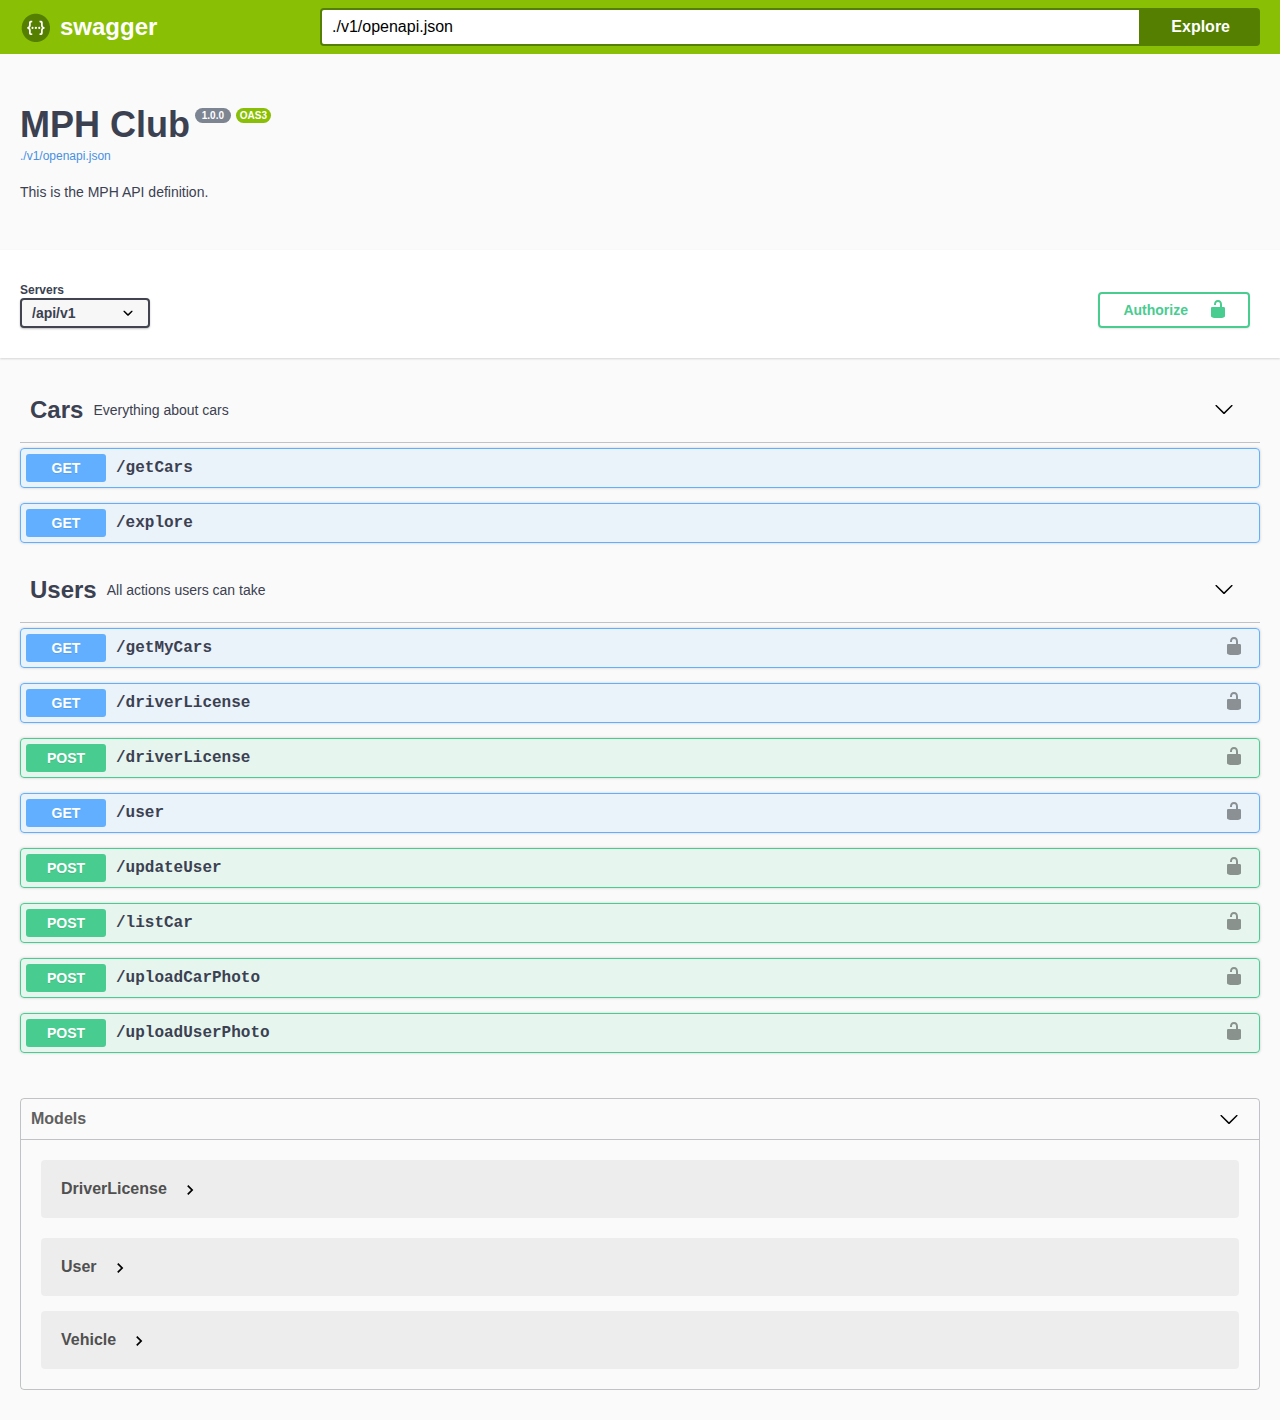
<file: swagger/index.html>
<!-- HTML for static distribution bundle build -->
<!DOCTYPE html>
<html lang="en">
  <head>
    <meta charset="UTF-8">
    <title>Swagger UI</title>
    <link rel="stylesheet" type="text/css" href="./swagger-ui.css" >
    <link rel="icon" type="image/png" href="./favicon-32x32.png" sizes="32x32" />
    <link rel="icon" type="image/png" href="./favicon-16x16.png" sizes="16x16" />
    <style>
      html
      {
        box-sizing: border-box;
        overflow: -moz-scrollbars-vertical;
        overflow-y: scroll;
      }

      *,
      *:before,
      *:after
      {
        box-sizing: inherit;
      }

      body
      {
        margin:0;
        background: #fafafa;
      }
    </style>
  </head>

  <body>
    <div id="swagger-ui"></div>

    <script src="./swagger-ui-bundle.js"> </script>
    <script src="./swagger-ui-standalone-preset.js"> </script>
    <script>
    window.onload = function() {
      // Begin Swagger UI call region
      const ui = SwaggerUIBundle({
        url: "./v1/openapi.json",
        dom_id: '#swagger-ui',
        deepLinking: true,
        presets: [
          SwaggerUIBundle.presets.apis,
          SwaggerUIStandalonePreset
        ],
        plugins: [
          SwaggerUIBundle.plugins.DownloadUrl
        ],
        layout: "StandaloneLayout"
      })
      // End Swagger UI call region

      window.ui = ui
    }
  </script>
  </body>
</html>
</file>
<file: swagger/swagger-ui.css>
.swagger-ui{
  /*! normalize.css v7.0.0 | MIT License | github.com/necolas/normalize.css */font-family:sans-serif;color:#3b4151}.swagger-ui html{line-height:1.15;-ms-text-size-adjust:100%;-webkit-text-size-adjust:100%}.swagger-ui body{margin:0}.swagger-ui article,.swagger-ui aside,.swagger-ui footer,.swagger-ui header,.swagger-ui nav,.swagger-ui section{display:block}.swagger-ui h1{font-size:2em;margin:.67em 0}.swagger-ui figcaption,.swagger-ui figure,.swagger-ui main{display:block}.swagger-ui figure{margin:1em 40px}.swagger-ui hr{-webkit-box-sizing:content-box;box-sizing:content-box;height:0;overflow:visible}.swagger-ui pre{font-family:monospace,monospace;font-size:1em}.swagger-ui a{background-color:transparent;-webkit-text-decoration-skip:objects}.swagger-ui abbr[title]{border-bottom:none;text-decoration:underline;-webkit-text-decoration:underline dotted;text-decoration:underline dotted}.swagger-ui b,.swagger-ui strong{font-weight:inherit;font-weight:bolder}.swagger-ui code,.swagger-ui kbd,.swagger-ui samp{font-family:monospace,monospace;font-size:1em}.swagger-ui dfn{font-style:italic}.swagger-ui mark{background-color:#ff0;color:#000}.swagger-ui small{font-size:80%}.swagger-ui sub,.swagger-ui sup{font-size:75%;line-height:0;position:relative;vertical-align:baseline}.swagger-ui sub{bottom:-.25em}.swagger-ui sup{top:-.5em}.swagger-ui audio,.swagger-ui video{display:inline-block}.swagger-ui audio:not([controls]){display:none;height:0}.swagger-ui img{border-style:none}.swagger-ui svg:not(:root){overflow:hidden}.swagger-ui button,.swagger-ui input,.swagger-ui optgroup,.swagger-ui select,.swagger-ui textarea{font-family:sans-serif;font-size:100%;line-height:1.15;margin:0}.swagger-ui button,.swagger-ui input{overflow:visible}.swagger-ui button,.swagger-ui select{text-transform:none}.swagger-ui [type=reset],.swagger-ui [type=submit],.swagger-ui button,.swagger-ui html [type=button]{-webkit-appearance:button}.swagger-ui [type=button]::-moz-focus-inner,.swagger-ui [type=reset]::-moz-focus-inner,.swagger-ui [type=submit]::-moz-focus-inner,.swagger-ui button::-moz-focus-inner{border-style:none;padding:0}.swagger-ui [type=button]:-moz-focusring,.swagger-ui [type=reset]:-moz-focusring,.swagger-ui [type=submit]:-moz-focusring,.swagger-ui button:-moz-focusring{outline:1px dotted ButtonText}.swagger-ui fieldset{padding:.35em .75em .625em}.swagger-ui legend{-webkit-box-sizing:border-box;box-sizing:border-box;color:inherit;display:table;max-width:100%;padding:0;white-space:normal}.swagger-ui progress{display:inline-block;vertical-align:baseline}.swagger-ui textarea{overflow:auto}.swagger-ui [type=checkbox],.swagger-ui [type=radio]{-webkit-box-sizing:border-box;box-sizing:border-box;padding:0}.swagger-ui [type=number]::-webkit-inner-spin-button,.swagger-ui [type=number]::-webkit-outer-spin-button{height:auto}.swagger-ui [type=search]{-webkit-appearance:textfield;outline-offset:-2px}.swagger-ui [type=search]::-webkit-search-cancel-button,.swagger-ui [type=search]::-webkit-search-decoration{-webkit-appearance:none}.swagger-ui ::-webkit-file-upload-button{-webkit-appearance:button;font:inherit}.swagger-ui details,.swagger-ui menu{display:block}.swagger-ui summary{display:list-item}.swagger-ui canvas{display:inline-block}.swagger-ui [hidden],.swagger-ui template{display:none}.swagger-ui .debug *{outline:1px solid gold}.swagger-ui .debug-white *{outline:1px solid #fff}.swagger-ui .debug-black *{outline:1px solid #000}.swagger-ui .debug-grid{background:transparent url([data-uri]) repeat 0 0}.swagger-ui .debug-grid-16{background:transparent url([data-uri]) repeat 0 0}.swagger-ui .debug-grid-8-solid{background:#fff url([data-uri]) repeat 0 0}.swagger-ui .debug-grid-16-solid{background:#fff url([data-uri]) repeat 0 0}.swagger-ui .border-box,.swagger-ui a,.swagger-ui article,.swagger-ui body,.swagger-ui code,.swagger-ui dd,.swagger-ui div,.swagger-ui dl,.swagger-ui dt,.swagger-ui fieldset,.swagger-ui footer,.swagger-ui form,.swagger-ui h1,.swagger-ui h2,.swagger-ui h3,.swagger-ui h4,.swagger-ui h5,.swagger-ui h6,.swagger-ui header,.swagger-ui html,.swagger-ui input[type=email],.swagger-ui input[type=number],.swagger-ui input[type=password],.swagger-ui input[type=tel],.swagger-ui input[type=text],.swagger-ui input[type=url],.swagger-ui legend,.swagger-ui li,.swagger-ui main,.swagger-ui ol,.swagger-ui p,.swagger-ui pre,.swagger-ui section,.swagger-ui table,.swagger-ui td,.swagger-ui textarea,.swagger-ui th,.swagger-ui tr,.swagger-ui ul{-webkit-box-sizing:border-box;box-sizing:border-box}.swagger-ui .aspect-ratio{height:0;position:relative}.swagger-ui .aspect-ratio--16x9{padding-bottom:56.25%}.swagger-ui .aspect-ratio--9x16{padding-bottom:177.77%}.swagger-ui .aspect-ratio--4x3{padding-bottom:75%}.swagger-ui .aspect-ratio--3x4{padding-bottom:133.33%}.swagger-ui .aspect-ratio--6x4{padding-bottom:66.6%}.swagger-ui .aspect-ratio--4x6{padding-bottom:150%}.swagger-ui .aspect-ratio--8x5{padding-bottom:62.5%}.swagger-ui .aspect-ratio--5x8{padding-bottom:160%}.swagger-ui .aspect-ratio--7x5{padding-bottom:71.42%}.swagger-ui .aspect-ratio--5x7{padding-bottom:140%}.swagger-ui .aspect-ratio--1x1{padding-bottom:100%}.swagger-ui .aspect-ratio--object{position:absolute;top:0;right:0;bottom:0;left:0;width:100%;height:100%;z-index:100}@media screen and (min-width:30em){.swagger-ui .aspect-ratio-ns{height:0;position:relative}.swagger-ui .aspect-ratio--16x9-ns{padding-bottom:56.25%}.swagger-ui .aspect-ratio--9x16-ns{padding-bottom:177.77%}.swagger-ui .aspect-ratio--4x3-ns{padding-bottom:75%}.swagger-ui .aspect-ratio--3x4-ns{padding-bottom:133.33%}.swagger-ui .aspect-ratio--6x4-ns{padding-bottom:66.6%}.swagger-ui .aspect-ratio--4x6-ns{padding-bottom:150%}.swagger-ui .aspect-ratio--8x5-ns{padding-bottom:62.5%}.swagger-ui .aspect-ratio--5x8-ns{padding-bottom:160%}.swagger-ui .aspect-ratio--7x5-ns{padding-bottom:71.42%}.swagger-ui .aspect-ratio--5x7-ns{padding-bottom:140%}.swagger-ui .aspect-ratio--1x1-ns{padding-bottom:100%}.swagger-ui .aspect-ratio--object-ns{position:absolute;top:0;right:0;bottom:0;left:0;width:100%;height:100%;z-index:100}}@media screen and (min-width:30em) and (max-width:60em){.swagger-ui .aspect-ratio-m{height:0;position:relative}.swagger-ui .aspect-ratio--16x9-m{padding-bottom:56.25%}.swagger-ui .aspect-ratio--9x16-m{padding-bottom:177.77%}.swagger-ui .aspect-ratio--4x3-m{padding-bottom:75%}.swagger-ui .aspect-ratio--3x4-m{padding-bottom:133.33%}.swagger-ui .aspect-ratio--6x4-m{padding-bottom:66.6%}.swagger-ui .aspect-ratio--4x6-m{padding-bottom:150%}.swagger-ui .aspect-ratio--8x5-m{padding-bottom:62.5%}.swagger-ui .aspect-ratio--5x8-m{padding-bottom:160%}.swagger-ui .aspect-ratio--7x5-m{padding-bottom:71.42%}.swagger-ui .aspect-ratio--5x7-m{padding-bottom:140%}.swagger-ui .aspect-ratio--1x1-m{padding-bottom:100%}.swagger-ui .aspect-ratio--object-m{position:absolute;top:0;right:0;bottom:0;left:0;width:100%;height:100%;z-index:100}}@media screen and (min-width:60em){.swagger-ui .aspect-ratio-l{height:0;position:relative}.swagger-ui .aspect-ratio--16x9-l{padding-bottom:56.25%}.swagger-ui .aspect-ratio--9x16-l{padding-bottom:177.77%}.swagger-ui .aspect-ratio--4x3-l{padding-bottom:75%}.swagger-ui .aspect-ratio--3x4-l{padding-bottom:133.33%}.swagger-ui .aspect-ratio--6x4-l{padding-bottom:66.6%}.swagger-ui .aspect-ratio--4x6-l{padding-bottom:150%}.swagger-ui .aspect-ratio--8x5-l{padding-bottom:62.5%}.swagger-ui .aspect-ratio--5x8-l{padding-bottom:160%}.swagger-ui .aspect-ratio--7x5-l{padding-bottom:71.42%}.swagger-ui .aspect-ratio--5x7-l{padding-bottom:140%}.swagger-ui .aspect-ratio--1x1-l{padding-bottom:100%}.swagger-ui .aspect-ratio--object-l{position:absolute;top:0;right:0;bottom:0;left:0;width:100%;height:100%;z-index:100}}.swagger-ui img{max-width:100%}.swagger-ui .cover{background-size:cover!important}.swagger-ui .contain{background-size:contain!important}@media screen and (min-width:30em){.swagger-ui .cover-ns{background-size:cover!important}.swagger-ui .contain-ns{background-size:contain!important}}@media screen and (min-width:30em) and (max-width:60em){.swagger-ui .cover-m{background-size:cover!important}.swagger-ui .contain-m{background-size:contain!important}}@media screen and (min-width:60em){.swagger-ui .cover-l{background-size:cover!important}.swagger-ui .contain-l{background-size:contain!important}}.swagger-ui .bg-center{background-repeat:no-repeat;background-position:50%}.swagger-ui .bg-top{background-repeat:no-repeat;background-position:top}.swagger-ui .bg-right{background-repeat:no-repeat;background-position:100%}.swagger-ui .bg-bottom{background-repeat:no-repeat;background-position:bottom}.swagger-ui .bg-left{background-repeat:no-repeat;background-position:0}@media screen and (min-width:30em){.swagger-ui .bg-center-ns{background-repeat:no-repeat;background-position:50%}.swagger-ui .bg-top-ns{background-repeat:no-repeat;background-position:top}.swagger-ui .bg-right-ns{background-repeat:no-repeat;background-position:100%}.swagger-ui .bg-bottom-ns{background-repeat:no-repeat;background-position:bottom}.swagger-ui .bg-left-ns{background-repeat:no-repeat;background-position:0}}@media screen and (min-width:30em) and (max-width:60em){.swagger-ui .bg-center-m{background-repeat:no-repeat;background-position:50%}.swagger-ui .bg-top-m{background-repeat:no-repeat;background-position:top}.swagger-ui .bg-right-m{background-repeat:no-repeat;background-position:100%}.swagger-ui .bg-bottom-m{background-repeat:no-repeat;background-position:bottom}.swagger-ui .bg-left-m{background-repeat:no-repeat;background-position:0}}@media screen and (min-width:60em){.swagger-ui .bg-center-l{background-repeat:no-repeat;background-position:50%}.swagger-ui .bg-top-l{background-repeat:no-repeat;background-position:top}.swagger-ui .bg-right-l{background-repeat:no-repeat;background-position:100%}.swagger-ui .bg-bottom-l{background-repeat:no-repeat;background-position:bottom}.swagger-ui .bg-left-l{background-repeat:no-repeat;background-position:0}}.swagger-ui .outline{outline:1px solid}.swagger-ui .outline-transparent{outline:1px solid transparent}.swagger-ui .outline-0{outline:0}@media screen and (min-width:30em){.swagger-ui .outline-ns{outline:1px solid}.swagger-ui .outline-transparent-ns{outline:1px solid transparent}.swagger-ui .outline-0-ns{outline:0}}@media screen and (min-width:30em) and (max-width:60em){.swagger-ui .outline-m{outline:1px solid}.swagger-ui .outline-transparent-m{outline:1px solid transparent}.swagger-ui .outline-0-m{outline:0}}@media screen and (min-width:60em){.swagger-ui .outline-l{outline:1px solid}.swagger-ui .outline-transparent-l{outline:1px solid transparent}.swagger-ui .outline-0-l{outline:0}}.swagger-ui .ba{border-style:solid;border-width:1px}.swagger-ui .bt{border-top-style:solid;border-top-width:1px}.swagger-ui .br{border-right-style:solid;border-right-width:1px}.swagger-ui .bb{border-bottom-style:solid;border-bottom-width:1px}.swagger-ui .bl{border-left-style:solid;border-left-width:1px}.swagger-ui .bn{border-style:none;border-width:0}@media screen and (min-width:30em){.swagger-ui .ba-ns{border-style:solid;border-width:1px}.swagger-ui .bt-ns{border-top-style:solid;border-top-width:1px}.swagger-ui .br-ns{border-right-style:solid;border-right-width:1px}.swagger-ui .bb-ns{border-bottom-style:solid;border-bottom-width:1px}.swagger-ui .bl-ns{border-left-style:solid;border-left-width:1px}.swagger-ui .bn-ns{border-style:none;border-width:0}}@media screen and (min-width:30em) and (max-width:60em){.swagger-ui .ba-m{border-style:solid;border-width:1px}.swagger-ui .bt-m{border-top-style:solid;border-top-width:1px}.swagger-ui .br-m{border-right-style:solid;border-right-width:1px}.swagger-ui .bb-m{border-bottom-style:solid;border-bottom-width:1px}.swagger-ui .bl-m{border-left-style:solid;border-left-width:1px}.swagger-ui .bn-m{border-style:none;border-width:0}}@media screen and (min-width:60em){.swagger-ui .ba-l{border-style:solid;border-width:1px}.swagger-ui .bt-l{border-top-style:solid;border-top-width:1px}.swagger-ui .br-l{border-right-style:solid;border-right-width:1px}.swagger-ui .bb-l{border-bottom-style:solid;border-bottom-width:1px}.swagger-ui .bl-l{border-left-style:solid;border-left-width:1px}.swagger-ui .bn-l{border-style:none;border-width:0}}.swagger-ui .b--black{border-color:#000}.swagger-ui .b--near-black{border-color:#111}.swagger-ui .b--dark-gray{border-color:#333}.swagger-ui .b--mid-gray{border-color:#555}.swagger-ui .b--gray{border-color:#777}.swagger-ui .b--silver{border-color:#999}.swagger-ui .b--light-silver{border-color:#aaa}.swagger-ui .b--moon-gray{border-color:#ccc}.swagger-ui .b--light-gray{border-color:#eee}.swagger-ui .b--near-white{border-color:#f4f4f4}.swagger-ui .b--white{border-color:#fff}.swagger-ui .b--white-90{border-color:hsla(0,0%,100%,.9)}.swagger-ui .b--white-80{border-color:hsla(0,0%,100%,.8)}.swagger-ui .b--white-70{border-color:hsla(0,0%,100%,.7)}.swagger-ui .b--white-60{border-color:hsla(0,0%,100%,.6)}.swagger-ui .b--white-50{border-color:hsla(0,0%,100%,.5)}.swagger-ui .b--white-40{border-color:hsla(0,0%,100%,.4)}.swagger-ui .b--white-30{border-color:hsla(0,0%,100%,.3)}.swagger-ui .b--white-20{border-color:hsla(0,0%,100%,.2)}.swagger-ui .b--white-10{border-color:hsla(0,0%,100%,.1)}.swagger-ui .b--white-05{border-color:hsla(0,0%,100%,.05)}.swagger-ui .b--white-025{border-color:hsla(0,0%,100%,.025)}.swagger-ui .b--white-0125{border-color:hsla(0,0%,100%,.0125)}.swagger-ui .b--black-90{border-color:rgba(0,0,0,.9)}.swagger-ui .b--black-80{border-color:rgba(0,0,0,.8)}.swagger-ui .b--black-70{border-color:rgba(0,0,0,.7)}.swagger-ui .b--black-60{border-color:rgba(0,0,0,.6)}.swagger-ui .b--black-50{border-color:rgba(0,0,0,.5)}.swagger-ui .b--black-40{border-color:rgba(0,0,0,.4)}.swagger-ui .b--black-30{border-color:rgba(0,0,0,.3)}.swagger-ui .b--black-20{border-color:rgba(0,0,0,.2)}.swagger-ui .b--black-10{border-color:rgba(0,0,0,.1)}.swagger-ui .b--black-05{border-color:rgba(0,0,0,.05)}.swagger-ui .b--black-025{border-color:rgba(0,0,0,.025)}.swagger-ui .b--black-0125{border-color:rgba(0,0,0,.0125)}.swagger-ui .b--dark-red{border-color:#e7040f}.swagger-ui .b--red{border-color:#ff4136}.swagger-ui .b--light-red{border-color:#ff725c}.swagger-ui .b--orange{border-color:#ff6300}.swagger-ui .b--gold{border-color:#ffb700}.swagger-ui .b--yellow{border-color:gold}.swagger-ui .b--light-yellow{border-color:#fbf1a9}.swagger-ui .b--purple{border-color:#5e2ca5}.swagger-ui .b--light-purple{border-color:#a463f2}.swagger-ui .b--dark-pink{border-color:#d5008f}.swagger-ui .b--hot-pink{border-color:#ff41b4}.swagger-ui .b--pink{border-color:#ff80cc}.swagger-ui .b--light-pink{border-color:#ffa3d7}.swagger-ui .b--dark-green{border-color:#137752}.swagger-ui .b--green{border-color:#19a974}.swagger-ui .b--light-green{border-color:#9eebcf}.swagger-ui .b--navy{border-color:#001b44}.swagger-ui .b--dark-blue{border-color:#00449e}.swagger-ui .b--blue{border-color:#357edd}.swagger-ui .b--light-blue{border-color:#96ccff}.swagger-ui .b--lightest-blue{border-color:#cdecff}.swagger-ui .b--washed-blue{border-color:#f6fffe}.swagger-ui .b--washed-green{border-color:#e8fdf5}.swagger-ui .b--washed-yellow{border-color:#fffceb}.swagger-ui .b--washed-red{border-color:#ffdfdf}.swagger-ui .b--transparent{border-color:transparent}.swagger-ui .b--inherit{border-color:inherit}.swagger-ui .br0{border-radius:0}.swagger-ui .br1{border-radius:.125rem}.swagger-ui .br2{border-radius:.25rem}.swagger-ui .br3{border-radius:.5rem}.swagger-ui .br4{border-radius:1rem}.swagger-ui .br-100{border-radius:100%}.swagger-ui .br-pill{border-radius:9999px}.swagger-ui .br--bottom{border-top-left-radius:0;border-top-right-radius:0}.swagger-ui .br--top{border-bottom-left-radius:0;border-bottom-right-radius:0}.swagger-ui .br--right{border-top-left-radius:0;border-bottom-left-radius:0}.swagger-ui .br--left{border-top-right-radius:0;border-bottom-right-radius:0}@media screen and (min-width:30em){.swagger-ui .br0-ns{border-radius:0}.swagger-ui .br1-ns{border-radius:.125rem}.swagger-ui .br2-ns{border-radius:.25rem}.swagger-ui .br3-ns{border-radius:.5rem}.swagger-ui .br4-ns{border-radius:1rem}.swagger-ui .br-100-ns{border-radius:100%}.swagger-ui .br-pill-ns{border-radius:9999px}.swagger-ui .br--bottom-ns{border-top-left-radius:0;border-top-right-radius:0}.swagger-ui .br--top-ns{border-bottom-left-radius:0;border-bottom-right-radius:0}.swagger-ui .br--right-ns{border-top-left-radius:0;border-bottom-left-radius:0}.swagger-ui .br--left-ns{border-top-right-radius:0;border-bottom-right-radius:0}}@media screen and (min-width:30em) and (max-width:60em){.swagger-ui .br0-m{border-radius:0}.swagger-ui .br1-m{border-radius:.125rem}.swagger-ui .br2-m{border-radius:.25rem}.swagger-ui .br3-m{border-radius:.5rem}.swagger-ui .br4-m{border-radius:1rem}.swagger-ui .br-100-m{border-radius:100%}.swagger-ui .br-pill-m{border-radius:9999px}.swagger-ui .br--bottom-m{border-top-left-radius:0;border-top-right-radius:0}.swagger-ui .br--top-m{border-bottom-left-radius:0;border-bottom-right-radius:0}.swagger-ui .br--right-m{border-top-left-radius:0;border-bottom-left-radius:0}.swagger-ui .br--left-m{border-top-right-radius:0;border-bottom-right-radius:0}}@media screen and (min-width:60em){.swagger-ui .br0-l{border-radius:0}.swagger-ui .br1-l{border-radius:.125rem}.swagger-ui .br2-l{border-radius:.25rem}.swagger-ui .br3-l{border-radius:.5rem}.swagger-ui .br4-l{border-radius:1rem}.swagger-ui .br-100-l{border-radius:100%}.swagger-ui .br-pill-l{border-radius:9999px}.swagger-ui .br--bottom-l{border-radius-top-left:0;border-radius-top-right:0}.swagger-ui .br--top-l{border-bottom-left-radius:0;border-bottom-right-radius:0}.swagger-ui .br--right-l{border-top-left-radius:0;border-bottom-left-radius:0}.swagger-ui .br--left-l{border-top-right-radius:0;border-bottom-right-radius:0}}.swagger-ui .b--dotted{border-style:dotted}.swagger-ui .b--dashed{border-style:dashed}.swagger-ui .b--solid{border-style:solid}.swagger-ui .b--none{border-style:none}@media screen and (min-width:30em){.swagger-ui .b--dotted-ns{border-style:dotted}.swagger-ui .b--dashed-ns{border-style:dashed}.swagger-ui .b--solid-ns{border-style:solid}.swagger-ui .b--none-ns{border-style:none}}@media screen and (min-width:30em) and (max-width:60em){.swagger-ui .b--dotted-m{border-style:dotted}.swagger-ui .b--dashed-m{border-style:dashed}.swagger-ui .b--solid-m{border-style:solid}.swagger-ui .b--none-m{border-style:none}}@media screen and (min-width:60em){.swagger-ui .b--dotted-l{border-style:dotted}.swagger-ui .b--dashed-l{border-style:dashed}.swagger-ui .b--solid-l{border-style:solid}.swagger-ui .b--none-l{border-style:none}}.swagger-ui .bw0{border-width:0}.swagger-ui .bw1{border-width:.125rem}.swagger-ui .bw2{border-width:.25rem}.swagger-ui .bw3{border-width:.5rem}.swagger-ui .bw4{border-width:1rem}.swagger-ui .bw5{border-width:2rem}.swagger-ui .bt-0{border-top-width:0}.swagger-ui .br-0{border-right-width:0}.swagger-ui .bb-0{border-bottom-width:0}.swagger-ui .bl-0{border-left-width:0}@media screen and (min-width:30em){.swagger-ui .bw0-ns{border-width:0}.swagger-ui .bw1-ns{border-width:.125rem}.swagger-ui .bw2-ns{border-width:.25rem}.swagger-ui .bw3-ns{border-width:.5rem}.swagger-ui .bw4-ns{border-width:1rem}.swagger-ui .bw5-ns{border-width:2rem}.swagger-ui .bt-0-ns{border-top-width:0}.swagger-ui .br-0-ns{border-right-width:0}.swagger-ui .bb-0-ns{border-bottom-width:0}.swagger-ui .bl-0-ns{border-left-width:0}}@media screen and (min-width:30em) and (max-width:60em){.swagger-ui .bw0-m{border-width:0}.swagger-ui .bw1-m{border-width:.125rem}.swagger-ui .bw2-m{border-width:.25rem}.swagger-ui .bw3-m{border-width:.5rem}.swagger-ui .bw4-m{border-width:1rem}.swagger-ui .bw5-m{border-width:2rem}.swagger-ui .bt-0-m{border-top-width:0}.swagger-ui .br-0-m{border-right-width:0}.swagger-ui .bb-0-m{border-bottom-width:0}.swagger-ui .bl-0-m{border-left-width:0}}@media screen and (min-width:60em){.swagger-ui .bw0-l{border-width:0}.swagger-ui .bw1-l{border-width:.125rem}.swagger-ui .bw2-l{border-width:.25rem}.swagger-ui .bw3-l{border-width:.5rem}.swagger-ui .bw4-l{border-width:1rem}.swagger-ui .bw5-l{border-width:2rem}.swagger-ui .bt-0-l{border-top-width:0}.swagger-ui .br-0-l{border-right-width:0}.swagger-ui .bb-0-l{border-bottom-width:0}.swagger-ui .bl-0-l{border-left-width:0}}.swagger-ui .shadow-1{-webkit-box-shadow:0 0 4px 2px rgba(0,0,0,.2);box-shadow:0 0 4px 2px rgba(0,0,0,.2)}.swagger-ui .shadow-2{-webkit-box-shadow:0 0 8px 2px rgba(0,0,0,.2);box-shadow:0 0 8px 2px rgba(0,0,0,.2)}.swagger-ui .shadow-3{-webkit-box-shadow:2px 2px 4px 2px rgba(0,0,0,.2);box-shadow:2px 2px 4px 2px rgba(0,0,0,.2)}.swagger-ui .shadow-4{-webkit-box-shadow:2px 2px 8px 0 rgba(0,0,0,.2);box-shadow:2px 2px 8px 0 rgba(0,0,0,.2)}.swagger-ui .shadow-5{-webkit-box-shadow:4px 4px 8px 0 rgba(0,0,0,.2);box-shadow:4px 4px 8px 0 rgba(0,0,0,.2)}@media screen and (min-width:30em){.swagger-ui .shadow-1-ns{-webkit-box-shadow:0 0 4px 2px rgba(0,0,0,.2);box-shadow:0 0 4px 2px rgba(0,0,0,.2)}.swagger-ui .shadow-2-ns{-webkit-box-shadow:0 0 8px 2px rgba(0,0,0,.2);box-shadow:0 0 8px 2px rgba(0,0,0,.2)}.swagger-ui .shadow-3-ns{-webkit-box-shadow:2px 2px 4px 2px rgba(0,0,0,.2);box-shadow:2px 2px 4px 2px rgba(0,0,0,.2)}.swagger-ui .shadow-4-ns{-webkit-box-shadow:2px 2px 8px 0 rgba(0,0,0,.2);box-shadow:2px 2px 8px 0 rgba(0,0,0,.2)}.swagger-ui .shadow-5-ns{-webkit-box-shadow:4px 4px 8px 0 rgba(0,0,0,.2);box-shadow:4px 4px 8px 0 rgba(0,0,0,.2)}}@media screen and (min-width:30em) and (max-width:60em){.swagger-ui .shadow-1-m{-webkit-box-shadow:0 0 4px 2px rgba(0,0,0,.2);box-shadow:0 0 4px 2px rgba(0,0,0,.2)}.swagger-ui .shadow-2-m{-webkit-box-shadow:0 0 8px 2px rgba(0,0,0,.2);box-shadow:0 0 8px 2px rgba(0,0,0,.2)}.swagger-ui .shadow-3-m{-webkit-box-shadow:2px 2px 4px 2px rgba(0,0,0,.2);box-shadow:2px 2px 4px 2px rgba(0,0,0,.2)}.swagger-ui .shadow-4-m{-webkit-box-shadow:2px 2px 8px 0 rgba(0,0,0,.2);box-shadow:2px 2px 8px 0 rgba(0,0,0,.2)}.swagger-ui .shadow-5-m{-webkit-box-shadow:4px 4px 8px 0 rgba(0,0,0,.2);box-shadow:4px 4px 8px 0 rgba(0,0,0,.2)}}@media screen and (min-width:60em){.swagger-ui .shadow-1-l{-webkit-box-shadow:0 0 4px 2px rgba(0,0,0,.2);box-shadow:0 0 4px 2px rgba(0,0,0,.2)}.swagger-ui .shadow-2-l{-webkit-box-shadow:0 0 8px 2px rgba(0,0,0,.2);box-shadow:0 0 8px 2px rgba(0,0,0,.2)}.swagger-ui .shadow-3-l{-webkit-box-shadow:2px 2px 4px 2px rgba(0,0,0,.2);box-shadow:2px 2px 4px 2px rgba(0,0,0,.2)}.swagger-ui .shadow-4-l{-webkit-box-shadow:2px 2px 8px 0 rgba(0,0,0,.2);box-shadow:2px 2px 8px 0 rgba(0,0,0,.2)}.swagger-ui .shadow-5-l{-webkit-box-shadow:4px 4px 8px 0 rgba(0,0,0,.2);box-shadow:4px 4px 8px 0 rgba(0,0,0,.2)}}.swagger-ui .pre{overflow-x:auto;overflow-y:hidden;overflow:scroll}.swagger-ui .top-0{top:0}.swagger-ui .right-0{right:0}.swagger-ui .bottom-0{bottom:0}.swagger-ui .left-0{left:0}.swagger-ui .top-1{top:1rem}.swagger-ui .right-1{right:1rem}.swagger-ui .bottom-1{bottom:1rem}.swagger-ui .left-1{left:1rem}.swagger-ui .top-2{top:2rem}.swagger-ui .right-2{right:2rem}.swagger-ui .bottom-2{bottom:2rem}.swagger-ui .left-2{left:2rem}.swagger-ui .top--1{top:-1rem}.swagger-ui .right--1{right:-1rem}.swagger-ui .bottom--1{bottom:-1rem}.swagger-ui .left--1{left:-1rem}.swagger-ui .top--2{top:-2rem}.swagger-ui .right--2{right:-2rem}.swagger-ui .bottom--2{bottom:-2rem}.swagger-ui .left--2{left:-2rem}.swagger-ui .absolute--fill{top:0;right:0;bottom:0;left:0}@media screen and (min-width:30em){.swagger-ui .top-0-ns{top:0}.swagger-ui .left-0-ns{left:0}.swagger-ui .right-0-ns{right:0}.swagger-ui .bottom-0-ns{bottom:0}.swagger-ui .top-1-ns{top:1rem}.swagger-ui .left-1-ns{left:1rem}.swagger-ui .right-1-ns{right:1rem}.swagger-ui .bottom-1-ns{bottom:1rem}.swagger-ui .top-2-ns{top:2rem}.swagger-ui .left-2-ns{left:2rem}.swagger-ui .right-2-ns{right:2rem}.swagger-ui .bottom-2-ns{bottom:2rem}.swagger-ui .top--1-ns{top:-1rem}.swagger-ui .right--1-ns{right:-1rem}.swagger-ui .bottom--1-ns{bottom:-1rem}.swagger-ui .left--1-ns{left:-1rem}.swagger-ui .top--2-ns{top:-2rem}.swagger-ui .right--2-ns{right:-2rem}.swagger-ui .bottom--2-ns{bottom:-2rem}.swagger-ui .left--2-ns{left:-2rem}.swagger-ui .absolute--fill-ns{top:0;right:0;bottom:0;left:0}}@media screen and (min-width:30em) and (max-width:60em){.swagger-ui .top-0-m{top:0}.swagger-ui .left-0-m{left:0}.swagger-ui .right-0-m{right:0}.swagger-ui .bottom-0-m{bottom:0}.swagger-ui .top-1-m{top:1rem}.swagger-ui .left-1-m{left:1rem}.swagger-ui .right-1-m{right:1rem}.swagger-ui .bottom-1-m{bottom:1rem}.swagger-ui .top-2-m{top:2rem}.swagger-ui .left-2-m{left:2rem}.swagger-ui .right-2-m{right:2rem}.swagger-ui .bottom-2-m{bottom:2rem}.swagger-ui .top--1-m{top:-1rem}.swagger-ui .right--1-m{right:-1rem}.swagger-ui .bottom--1-m{bottom:-1rem}.swagger-ui .left--1-m{left:-1rem}.swagger-ui .top--2-m{top:-2rem}.swagger-ui .right--2-m{right:-2rem}.swagger-ui .bottom--2-m{bottom:-2rem}.swagger-ui .left--2-m{left:-2rem}.swagger-ui .absolute--fill-m{top:0;right:0;bottom:0;left:0}}@media screen and (min-width:60em){.swagger-ui .top-0-l{top:0}.swagger-ui .left-0-l{left:0}.swagger-ui .right-0-l{right:0}.swagger-ui .bottom-0-l{bottom:0}.swagger-ui .top-1-l{top:1rem}.swagger-ui .left-1-l{left:1rem}.swagger-ui .right-1-l{right:1rem}.swagger-ui .bottom-1-l{bottom:1rem}.swagger-ui .top-2-l{top:2rem}.swagger-ui .left-2-l{left:2rem}.swagger-ui .right-2-l{right:2rem}.swagger-ui .bottom-2-l{bottom:2rem}.swagger-ui .top--1-l{top:-1rem}.swagger-ui .right--1-l{right:-1rem}.swagger-ui .bottom--1-l{bottom:-1rem}.swagger-ui .left--1-l{left:-1rem}.swagger-ui .top--2-l{top:-2rem}.swagger-ui .right--2-l{right:-2rem}.swagger-ui .bottom--2-l{bottom:-2rem}.swagger-ui .left--2-l{left:-2rem}.swagger-ui .absolute--fill-l{top:0;right:0;bottom:0;left:0}}.swagger-ui .cf:after,.swagger-ui .cf:before{content:" ";display:table}.swagger-ui .cf:after{clear:both}.swagger-ui .cf{*zoom:1}.swagger-ui .cl{clear:left}.swagger-ui .cr{clear:right}.swagger-ui .cb{clear:both}.swagger-ui .cn{clear:none}@media screen and (min-width:30em){.swagger-ui .cl-ns{clear:left}.swagger-ui .cr-ns{clear:right}.swagger-ui .cb-ns{clear:both}.swagger-ui .cn-ns{clear:none}}@media screen and (min-width:30em) and (max-width:60em){.swagger-ui .cl-m{clear:left}.swagger-ui .cr-m{clear:right}.swagger-ui .cb-m{clear:both}.swagger-ui .cn-m{clear:none}}@media screen and (min-width:60em){.swagger-ui .cl-l{clear:left}.swagger-ui .cr-l{clear:right}.swagger-ui .cb-l{clear:both}.swagger-ui .cn-l{clear:none}}.swagger-ui .dn{display:none}.swagger-ui .di{display:inline}.swagger-ui .db{display:block}.swagger-ui .dib{display:inline-block}.swagger-ui .dit{display:inline-table}.swagger-ui .dt{display:table}.swagger-ui .dtc{display:table-cell}.swagger-ui .dt-row{display:table-row}.swagger-ui .dt-row-group{display:table-row-group}.swagger-ui .dt-column{display:table-column}.swagger-ui .dt-column-group{display:table-column-group}.swagger-ui .dt--fixed{table-layout:fixed;width:100%}@media screen and (min-width:30em){.swagger-ui .dn-ns{display:none}.swagger-ui .di-ns{display:inline}.swagger-ui .db-ns{display:block}.swagger-ui .dib-ns{display:inline-block}.swagger-ui .dit-ns{display:inline-table}.swagger-ui .dt-ns{display:table}.swagger-ui .dtc-ns{display:table-cell}.swagger-ui .dt-row-ns{display:table-row}.swagger-ui .dt-row-group-ns{display:table-row-group}.swagger-ui .dt-column-ns{display:table-column}.swagger-ui .dt-column-group-ns{display:table-column-group}.swagger-ui .dt--fixed-ns{table-layout:fixed;width:100%}}@media screen and (min-width:30em) and (max-width:60em){.swagger-ui .dn-m{display:none}.swagger-ui .di-m{display:inline}.swagger-ui .db-m{display:block}.swagger-ui .dib-m{display:inline-block}.swagger-ui .dit-m{display:inline-table}.swagger-ui .dt-m{display:table}.swagger-ui .dtc-m{display:table-cell}.swagger-ui .dt-row-m{display:table-row}.swagger-ui .dt-row-group-m{display:table-row-group}.swagger-ui .dt-column-m{display:table-column}.swagger-ui .dt-column-group-m{display:table-column-group}.swagger-ui .dt--fixed-m{table-layout:fixed;width:100%}}@media screen and (min-width:60em){.swagger-ui .dn-l{display:none}.swagger-ui .di-l{display:inline}.swagger-ui .db-l{display:block}.swagger-ui .dib-l{display:inline-block}.swagger-ui .dit-l{display:inline-table}.swagger-ui .dt-l{display:table}.swagger-ui .dtc-l{display:table-cell}.swagger-ui .dt-row-l{display:table-row}.swagger-ui .dt-row-group-l{display:table-row-group}.swagger-ui .dt-column-l{display:table-column}.swagger-ui .dt-column-group-l{display:table-column-group}.swagger-ui .dt--fixed-l{table-layout:fixed;width:100%}}.swagger-ui .flex{display:-webkit-box;display:-ms-flexbox;display:flex}.swagger-ui .inline-flex{display:-webkit-inline-box;display:-ms-inline-flexbox;display:inline-flex}.swagger-ui .flex-auto{-webkit-box-flex:1;-ms-flex:1 1 auto;flex:1 1 auto;min-width:0;min-height:0}.swagger-ui .flex-none{-webkit-box-flex:0;-ms-flex:none;flex:none}.swagger-ui .flex-column{-webkit-box-orient:vertical;-webkit-box-direction:normal;-ms-flex-direction:column;flex-direction:column}.swagger-ui .flex-row{-webkit-box-orient:horizontal;-webkit-box-direction:normal;-ms-flex-direction:row;flex-direction:row}.swagger-ui .flex-wrap{-ms-flex-wrap:wrap;flex-wrap:wrap}.swagger-ui .flex-nowrap{-ms-flex-wrap:nowrap;flex-wrap:nowrap}.swagger-ui .flex-wrap-reverse{-ms-flex-wrap:wrap-reverse;flex-wrap:wrap-reverse}.swagger-ui .flex-column-reverse{-webkit-box-orient:vertical;-webkit-box-direction:reverse;-ms-flex-direction:column-reverse;flex-direction:column-reverse}.swagger-ui .flex-row-reverse{-webkit-box-orient:horizontal;-webkit-box-direction:reverse;-ms-flex-direction:row-reverse;flex-direction:row-reverse}.swagger-ui .items-start{-webkit-box-align:start;-ms-flex-align:start;align-items:flex-start}.swagger-ui .items-end{-webkit-box-align:end;-ms-flex-align:end;align-items:flex-end}.swagger-ui .items-center{-webkit-box-align:center;-ms-flex-align:center;align-items:center}.swagger-ui .items-baseline{-webkit-box-align:baseline;-ms-flex-align:baseline;align-items:baseline}.swagger-ui .items-stretch{-webkit-box-align:stretch;-ms-flex-align:stretch;align-items:stretch}.swagger-ui .self-start{-ms-flex-item-align:start;align-self:flex-start}.swagger-ui .self-end{-ms-flex-item-align:end;align-self:flex-end}.swagger-ui .self-center{-ms-flex-item-align:center;align-self:center}.swagger-ui .self-baseline{-ms-flex-item-align:baseline;align-self:baseline}.swagger-ui .self-stretch{-ms-flex-item-align:stretch;align-self:stretch}.swagger-ui .justify-start{-webkit-box-pack:start;-ms-flex-pack:start;justify-content:flex-start}.swagger-ui .justify-end{-webkit-box-pack:end;-ms-flex-pack:end;justify-content:flex-end}.swagger-ui .justify-center{-webkit-box-pack:center;-ms-flex-pack:center;justify-content:center}.swagger-ui .justify-between{-webkit-box-pack:justify;-ms-flex-pack:justify;justify-content:space-between}.swagger-ui .justify-around{-ms-flex-pack:distribute;justify-content:space-around}.swagger-ui .content-start{-ms-flex-line-pack:start;align-content:flex-start}.swagger-ui .content-end{-ms-flex-line-pack:end;align-content:flex-end}.swagger-ui .content-center{-ms-flex-line-pack:center;align-content:center}.swagger-ui .content-between{-ms-flex-line-pack:justify;align-content:space-between}.swagger-ui .content-around{-ms-flex-line-pack:distribute;align-content:space-around}.swagger-ui .content-stretch{-ms-flex-line-pack:stretch;align-content:stretch}.swagger-ui .order-0{-webkit-box-ordinal-group:1;-ms-flex-order:0;order:0}.swagger-ui .order-1{-webkit-box-ordinal-group:2;-ms-flex-order:1;order:1}.swagger-ui .order-2{-webkit-box-ordinal-group:3;-ms-flex-order:2;order:2}.swagger-ui .order-3{-webkit-box-ordinal-group:4;-ms-flex-order:3;order:3}.swagger-ui .order-4{-webkit-box-ordinal-group:5;-ms-flex-order:4;order:4}.swagger-ui .order-5{-webkit-box-ordinal-group:6;-ms-flex-order:5;order:5}.swagger-ui .order-6{-webkit-box-ordinal-group:7;-ms-flex-order:6;order:6}.swagger-ui .order-7{-webkit-box-ordinal-group:8;-ms-flex-order:7;order:7}.swagger-ui .order-8{-webkit-box-ordinal-group:9;-ms-flex-order:8;order:8}.swagger-ui .order-last{-webkit-box-ordinal-group:100000;-ms-flex-order:99999;order:99999}.swagger-ui .flex-grow-0{-webkit-box-flex:0;-ms-flex-positive:0;flex-grow:0}.swagger-ui .flex-grow-1{-webkit-box-flex:1;-ms-flex-positive:1;flex-grow:1}.swagger-ui .flex-shrink-0{-ms-flex-negative:0;flex-shrink:0}.swagger-ui .flex-shrink-1{-ms-flex-negative:1;flex-shrink:1}@media screen and (min-width:30em){.swagger-ui .flex-ns{display:-webkit-box;display:-ms-flexbox;display:flex}.swagger-ui .inline-flex-ns{display:-webkit-inline-box;display:-ms-inline-flexbox;display:inline-flex}.swagger-ui .flex-auto-ns{-webkit-box-flex:1;-ms-flex:1 1 auto;flex:1 1 auto;min-width:0;min-height:0}.swagger-ui .flex-none-ns{-webkit-box-flex:0;-ms-flex:none;flex:none}.swagger-ui .flex-column-ns{-webkit-box-orient:vertical;-webkit-box-direction:normal;-ms-flex-direction:column;flex-direction:column}.swagger-ui .flex-row-ns{-webkit-box-orient:horizontal;-webkit-box-direction:normal;-ms-flex-direction:row;flex-direction:row}.swagger-ui .flex-wrap-ns{-ms-flex-wrap:wrap;flex-wrap:wrap}.swagger-ui .flex-nowrap-ns{-ms-flex-wrap:nowrap;flex-wrap:nowrap}.swagger-ui .flex-wrap-reverse-ns{-ms-flex-wrap:wrap-reverse;flex-wrap:wrap-reverse}.swagger-ui .flex-column-reverse-ns{-webkit-box-orient:vertical;-webkit-box-direction:reverse;-ms-flex-direction:column-reverse;flex-direction:column-reverse}.swagger-ui .flex-row-reverse-ns{-webkit-box-orient:horizontal;-webkit-box-direction:reverse;-ms-flex-direction:row-reverse;flex-direction:row-reverse}.swagger-ui .items-start-ns{-webkit-box-align:start;-ms-flex-align:start;align-items:flex-start}.swagger-ui .items-end-ns{-webkit-box-align:end;-ms-flex-align:end;align-items:flex-end}.swagger-ui .items-center-ns{-webkit-box-align:center;-ms-flex-align:center;align-items:center}.swagger-ui .items-baseline-ns{-webkit-box-align:baseline;-ms-flex-align:baseline;align-items:baseline}.swagger-ui .items-stretch-ns{-webkit-box-align:stretch;-ms-flex-align:stretch;align-items:stretch}.swagger-ui .self-start-ns{-ms-flex-item-align:start;align-self:flex-start}.swagger-ui .self-end-ns{-ms-flex-item-align:end;align-self:flex-end}.swagger-ui .self-center-ns{-ms-flex-item-align:center;align-self:center}.swagger-ui .self-baseline-ns{-ms-flex-item-align:baseline;align-self:baseline}.swagger-ui .self-stretch-ns{-ms-flex-item-align:stretch;align-self:stretch}.swagger-ui .justify-start-ns{-webkit-box-pack:start;-ms-flex-pack:start;justify-content:flex-start}.swagger-ui .justify-end-ns{-webkit-box-pack:end;-ms-flex-pack:end;justify-content:flex-end}.swagger-ui .justify-center-ns{-webkit-box-pack:center;-ms-flex-pack:center;justify-content:center}.swagger-ui .justify-between-ns{-webkit-box-pack:justify;-ms-flex-pack:justify;justify-content:space-between}.swagger-ui .justify-around-ns{-ms-flex-pack:distribute;justify-content:space-around}.swagger-ui .content-start-ns{-ms-flex-line-pack:start;align-content:flex-start}.swagger-ui .content-end-ns{-ms-flex-line-pack:end;align-content:flex-end}.swagger-ui .content-center-ns{-ms-flex-line-pack:center;align-content:center}.swagger-ui .content-between-ns{-ms-flex-line-pack:justify;align-content:space-between}.swagger-ui .content-around-ns{-ms-flex-line-pack:distribute;align-content:space-around}.swagger-ui .content-stretch-ns{-ms-flex-line-pack:stretch;align-content:stretch}.swagger-ui .order-0-ns{-webkit-box-ordinal-group:1;-ms-flex-order:0;order:0}.swagger-ui .order-1-ns{-webkit-box-ordinal-group:2;-ms-flex-order:1;order:1}.swagger-ui .order-2-ns{-webkit-box-ordinal-group:3;-ms-flex-order:2;order:2}.swagger-ui .order-3-ns{-webkit-box-ordinal-group:4;-ms-flex-order:3;order:3}.swagger-ui .order-4-ns{-webkit-box-ordinal-group:5;-ms-flex-order:4;order:4}.swagger-ui .order-5-ns{-webkit-box-ordinal-group:6;-ms-flex-order:5;order:5}.swagger-ui .order-6-ns{-webkit-box-ordinal-group:7;-ms-flex-order:6;order:6}.swagger-ui .order-7-ns{-webkit-box-ordinal-group:8;-ms-flex-order:7;order:7}.swagger-ui .order-8-ns{-webkit-box-ordinal-group:9;-ms-flex-order:8;order:8}.swagger-ui .order-last-ns{-webkit-box-ordinal-group:100000;-ms-flex-order:99999;order:99999}.swagger-ui .flex-grow-0-ns{-webkit-box-flex:0;-ms-flex-positive:0;flex-grow:0}.swagger-ui .flex-grow-1-ns{-webkit-box-flex:1;-ms-flex-positive:1;flex-grow:1}.swagger-ui .flex-shrink-0-ns{-ms-flex-negative:0;flex-shrink:0}.swagger-ui .flex-shrink-1-ns{-ms-flex-negative:1;flex-shrink:1}}@media screen and (min-width:30em) and (max-width:60em){.swagger-ui .flex-m{display:-webkit-box;display:-ms-flexbox;display:flex}.swagger-ui .inline-flex-m{display:-webkit-inline-box;display:-ms-inline-flexbox;display:inline-flex}.swagger-ui .flex-auto-m{-webkit-box-flex:1;-ms-flex:1 1 auto;flex:1 1 auto;min-width:0;min-height:0}.swagger-ui .flex-none-m{-webkit-box-flex:0;-ms-flex:none;flex:none}.swagger-ui .flex-column-m{-webkit-box-orient:vertical;-webkit-box-direction:normal;-ms-flex-direction:column;flex-direction:column}.swagger-ui .flex-row-m{-webkit-box-orient:horizontal;-webkit-box-direction:normal;-ms-flex-direction:row;flex-direction:row}.swagger-ui .flex-wrap-m{-ms-flex-wrap:wrap;flex-wrap:wrap}.swagger-ui .flex-nowrap-m{-ms-flex-wrap:nowrap;flex-wrap:nowrap}.swagger-ui .flex-wrap-reverse-m{-ms-flex-wrap:wrap-reverse;flex-wrap:wrap-reverse}.swagger-ui .flex-column-reverse-m{-webkit-box-orient:vertical;-webkit-box-direction:reverse;-ms-flex-direction:column-reverse;flex-direction:column-reverse}.swagger-ui .flex-row-reverse-m{-webkit-box-orient:horizontal;-webkit-box-direction:reverse;-ms-flex-direction:row-reverse;flex-direction:row-reverse}.swagger-ui .items-start-m{-webkit-box-align:start;-ms-flex-align:start;align-items:flex-start}.swagger-ui .items-end-m{-webkit-box-align:end;-ms-flex-align:end;align-items:flex-end}.swagger-ui .items-center-m{-webkit-box-align:center;-ms-flex-align:center;align-items:center}.swagger-ui .items-baseline-m{-webkit-box-align:baseline;-ms-flex-align:baseline;align-items:baseline}.swagger-ui .items-stretch-m{-webkit-box-align:stretch;-ms-flex-align:stretch;align-items:stretch}.swagger-ui .self-start-m{-ms-flex-item-align:start;align-self:flex-start}.swagger-ui .self-end-m{-ms-flex-item-align:end;align-self:flex-end}.swagger-ui .self-center-m{-ms-flex-item-align:center;align-self:center}.swagger-ui .self-baseline-m{-ms-flex-item-align:baseline;align-self:baseline}.swagger-ui .self-stretch-m{-ms-flex-item-align:stretch;align-self:stretch}.swagger-ui .justify-start-m{-webkit-box-pack:start;-ms-flex-pack:start;justify-content:flex-start}.swagger-ui .justify-end-m{-webkit-box-pack:end;-ms-flex-pack:end;justify-content:flex-end}.swagger-ui .justify-center-m{-webkit-box-pack:center;-ms-flex-pack:center;justify-content:center}.swagger-ui .justify-between-m{-webkit-box-pack:justify;-ms-flex-pack:justify;justify-content:space-between}.swagger-ui .justify-around-m{-ms-flex-pack:distribute;justify-content:space-around}.swagger-ui .content-start-m{-ms-flex-line-pack:start;align-content:flex-start}.swagger-ui .content-end-m{-ms-flex-line-pack:end;align-content:flex-end}.swagger-ui .content-center-m{-ms-flex-line-pack:center;align-content:center}.swagger-ui .content-between-m{-ms-flex-line-pack:justify;align-content:space-between}.swagger-ui .content-around-m{-ms-flex-line-pack:distribute;align-content:space-around}.swagger-ui .content-stretch-m{-ms-flex-line-pack:stretch;align-content:stretch}.swagger-ui .order-0-m{-webkit-box-ordinal-group:1;-ms-flex-order:0;order:0}.swagger-ui .order-1-m{-webkit-box-ordinal-group:2;-ms-flex-order:1;order:1}.swagger-ui .order-2-m{-webkit-box-ordinal-group:3;-ms-flex-order:2;order:2}.swagger-ui .order-3-m{-webkit-box-ordinal-group:4;-ms-flex-order:3;order:3}.swagger-ui .order-4-m{-webkit-box-ordinal-group:5;-ms-flex-order:4;order:4}.swagger-ui .order-5-m{-webkit-box-ordinal-group:6;-ms-flex-order:5;order:5}.swagger-ui .order-6-m{-webkit-box-ordinal-group:7;-ms-flex-order:6;order:6}.swagger-ui .order-7-m{-webkit-box-ordinal-group:8;-ms-flex-order:7;order:7}.swagger-ui .order-8-m{-webkit-box-ordinal-group:9;-ms-flex-order:8;order:8}.swagger-ui .order-last-m{-webkit-box-ordinal-group:100000;-ms-flex-order:99999;order:99999}.swagger-ui .flex-grow-0-m{-webkit-box-flex:0;-ms-flex-positive:0;flex-grow:0}.swagger-ui .flex-grow-1-m{-webkit-box-flex:1;-ms-flex-positive:1;flex-grow:1}.swagger-ui .flex-shrink-0-m{-ms-flex-negative:0;flex-shrink:0}.swagger-ui .flex-shrink-1-m{-ms-flex-negative:1;flex-shrink:1}}@media screen and (min-width:60em){.swagger-ui .flex-l{display:-webkit-box;display:-ms-flexbox;display:flex}.swagger-ui .inline-flex-l{display:-webkit-inline-box;display:-ms-inline-flexbox;display:inline-flex}.swagger-ui .flex-auto-l{-webkit-box-flex:1;-ms-flex:1 1 auto;flex:1 1 auto;min-width:0;min-height:0}.swagger-ui .flex-none-l{-webkit-box-flex:0;-ms-flex:none;flex:none}.swagger-ui .flex-column-l{-webkit-box-orient:vertical;-webkit-box-direction:normal;-ms-flex-direction:column;flex-direction:column}.swagger-ui .flex-row-l{-webkit-box-orient:horizontal;-webkit-box-direction:normal;-ms-flex-direction:row;flex-direction:row}.swagger-ui .flex-wrap-l{-ms-flex-wrap:wrap;flex-wrap:wrap}.swagger-ui .flex-nowrap-l{-ms-flex-wrap:nowrap;flex-wrap:nowrap}.swagger-ui .flex-wrap-reverse-l{-ms-flex-wrap:wrap-reverse;flex-wrap:wrap-reverse}.swagger-ui .flex-column-reverse-l{-webkit-box-orient:vertical;-webkit-box-direction:reverse;-ms-flex-direction:column-reverse;flex-direction:column-reverse}.swagger-ui .flex-row-reverse-l{-webkit-box-orient:horizontal;-webkit-box-direction:reverse;-ms-flex-direction:row-reverse;flex-direction:row-reverse}.swagger-ui .items-start-l{-webkit-box-align:start;-ms-flex-align:start;align-items:flex-start}.swagger-ui .items-end-l{-webkit-box-align:end;-ms-flex-align:end;align-items:flex-end}.swagger-ui .items-center-l{-webkit-box-align:center;-ms-flex-align:center;align-items:center}.swagger-ui .items-baseline-l{-webkit-box-align:baseline;-ms-flex-align:baseline;align-items:baseline}.swagger-ui .items-stretch-l{-webkit-box-align:stretch;-ms-flex-align:stretch;align-items:stretch}.swagger-ui .self-start-l{-ms-flex-item-align:start;align-self:flex-start}.swagger-ui .self-end-l{-ms-flex-item-align:end;align-self:flex-end}.swagger-ui .self-center-l{-ms-flex-item-align:center;align-self:center}.swagger-ui .self-baseline-l{-ms-flex-item-align:baseline;align-self:baseline}.swagger-ui .self-stretch-l{-ms-flex-item-align:stretch;align-self:stretch}.swagger-ui .justify-start-l{-webkit-box-pack:start;-ms-flex-pack:start;justify-content:flex-start}.swagger-ui .justify-end-l{-webkit-box-pack:end;-ms-flex-pack:end;justify-content:flex-end}.swagger-ui .justify-center-l{-webkit-box-pack:center;-ms-flex-pack:center;justify-content:center}.swagger-ui .justify-between-l{-webkit-box-pack:justify;-ms-flex-pack:justify;justify-content:space-between}.swagger-ui .justify-around-l{-ms-flex-pack:distribute;justify-content:space-around}.swagger-ui .content-start-l{-ms-flex-line-pack:start;align-content:flex-start}.swagger-ui .content-end-l{-ms-flex-line-pack:end;align-content:flex-end}.swagger-ui .content-center-l{-ms-flex-line-pack:center;align-content:center}.swagger-ui .content-between-l{-ms-flex-line-pack:justify;align-content:space-between}.swagger-ui .content-around-l{-ms-flex-line-pack:distribute;align-content:space-around}.swagger-ui .content-stretch-l{-ms-flex-line-pack:stretch;align-content:stretch}.swagger-ui .order-0-l{-webkit-box-ordinal-group:1;-ms-flex-order:0;order:0}.swagger-ui .order-1-l{-webkit-box-ordinal-group:2;-ms-flex-order:1;order:1}.swagger-ui .order-2-l{-webkit-box-ordinal-group:3;-ms-flex-order:2;order:2}.swagger-ui .order-3-l{-webkit-box-ordinal-group:4;-ms-flex-order:3;order:3}.swagger-ui .order-4-l{-webkit-box-ordinal-group:5;-ms-flex-order:4;order:4}.swagger-ui .order-5-l{-webkit-box-ordinal-group:6;-ms-flex-order:5;order:5}.swagger-ui .order-6-l{-webkit-box-ordinal-group:7;-ms-flex-order:6;order:6}.swagger-ui .order-7-l{-webkit-box-ordinal-group:8;-ms-flex-order:7;order:7}.swagger-ui .order-8-l{-webkit-box-ordinal-group:9;-ms-flex-order:8;order:8}.swagger-ui .order-last-l{-webkit-box-ordinal-group:100000;-ms-flex-order:99999;order:99999}.swagger-ui .flex-grow-0-l{-webkit-box-flex:0;-ms-flex-positive:0;flex-grow:0}.swagger-ui .flex-grow-1-l{-webkit-box-flex:1;-ms-flex-positive:1;flex-grow:1}.swagger-ui .flex-shrink-0-l{-ms-flex-negative:0;flex-shrink:0}.swagger-ui .flex-shrink-1-l{-ms-flex-negative:1;flex-shrink:1}}.swagger-ui .fl{float:left;_display:inline}.swagger-ui .fr{float:right;_display:inline}.swagger-ui .fn{float:none}@media screen and (min-width:30em){.swagger-ui .fl-ns{float:left;_display:inline}.swagger-ui .fr-ns{float:right;_display:inline}.swagger-ui .fn-ns{float:none}}@media screen and (min-width:30em) and (max-width:60em){.swagger-ui .fl-m{float:left;_display:inline}.swagger-ui .fr-m{float:right;_display:inline}.swagger-ui .fn-m{float:none}}@media screen and (min-width:60em){.swagger-ui .fl-l{float:left;_display:inline}.swagger-ui .fr-l{float:right;_display:inline}.swagger-ui .fn-l{float:none}}.swagger-ui .sans-serif{font-family:-apple-system,BlinkMacSystemFont,avenir next,avenir,helvetica,helvetica neue,ubuntu,roboto,noto,segoe ui,arial,sans-serif}.swagger-ui .serif{font-family:georgia,serif}.swagger-ui .system-sans-serif{font-family:sans-serif}.swagger-ui .system-serif{font-family:serif}.swagger-ui .code,.swagger-ui code{font-family:Consolas,monaco,monospace}.swagger-ui .courier{font-family:Courier Next,courier,monospace}.swagger-ui .helvetica{font-family:helvetica neue,helvetica,sans-serif}.swagger-ui .avenir{font-family:avenir next,avenir,sans-serif}.swagger-ui .athelas{font-family:athelas,georgia,serif}.swagger-ui .georgia{font-family:georgia,serif}.swagger-ui .times{font-family:times,serif}.swagger-ui .bodoni{font-family:Bodoni MT,serif}.swagger-ui .calisto{font-family:Calisto MT,serif}.swagger-ui .garamond{font-family:garamond,serif}.swagger-ui .baskerville{font-family:baskerville,serif}.swagger-ui .i{font-style:italic}.swagger-ui .fs-normal{font-style:normal}@media screen and (min-width:30em){.swagger-ui .i-ns{font-style:italic}.swagger-ui .fs-normal-ns{font-style:normal}}@media screen and (min-width:30em) and (max-width:60em){.swagger-ui .i-m{font-style:italic}.swagger-ui .fs-normal-m{font-style:normal}}@media screen and (min-width:60em){.swagger-ui .i-l{font-style:italic}.swagger-ui .fs-normal-l{font-style:normal}}.swagger-ui .normal{font-weight:400}.swagger-ui .b{font-weight:700}.swagger-ui .fw1{font-weight:100}.swagger-ui .fw2{font-weight:200}.swagger-ui .fw3{font-weight:300}.swagger-ui .fw4{font-weight:400}.swagger-ui .fw5{font-weight:500}.swagger-ui .fw6{font-weight:600}.swagger-ui .fw7{font-weight:700}.swagger-ui .fw8{font-weight:800}.swagger-ui .fw9{font-weight:900}@media screen and (min-width:30em){.swagger-ui .normal-ns{font-weight:400}.swagger-ui .b-ns{font-weight:700}.swagger-ui .fw1-ns{font-weight:100}.swagger-ui .fw2-ns{font-weight:200}.swagger-ui .fw3-ns{font-weight:300}.swagger-ui .fw4-ns{font-weight:400}.swagger-ui .fw5-ns{font-weight:500}.swagger-ui .fw6-ns{font-weight:600}.swagger-ui .fw7-ns{font-weight:700}.swagger-ui .fw8-ns{font-weight:800}.swagger-ui .fw9-ns{font-weight:900}}@media screen and (min-width:30em) and (max-width:60em){.swagger-ui .normal-m{font-weight:400}.swagger-ui .b-m{font-weight:700}.swagger-ui .fw1-m{font-weight:100}.swagger-ui .fw2-m{font-weight:200}.swagger-ui .fw3-m{font-weight:300}.swagger-ui .fw4-m{font-weight:400}.swagger-ui .fw5-m{font-weight:500}.swagger-ui .fw6-m{font-weight:600}.swagger-ui .fw7-m{font-weight:700}.swagger-ui .fw8-m{font-weight:800}.swagger-ui .fw9-m{font-weight:900}}@media screen and (min-width:60em){.swagger-ui .normal-l{font-weight:400}.swagger-ui .b-l{font-weight:700}.swagger-ui .fw1-l{font-weight:100}.swagger-ui .fw2-l{font-weight:200}.swagger-ui .fw3-l{font-weight:300}.swagger-ui .fw4-l{font-weight:400}.swagger-ui .fw5-l{font-weight:500}.swagger-ui .fw6-l{font-weight:600}.swagger-ui .fw7-l{font-weight:700}.swagger-ui .fw8-l{font-weight:800}.swagger-ui .fw9-l{font-weight:900}}.swagger-ui .input-reset{-webkit-appearance:none;-moz-appearance:none}.swagger-ui .button-reset::-moz-focus-inner,.swagger-ui .input-reset::-moz-focus-inner{border:0;padding:0}.swagger-ui .h1{height:1rem}.swagger-ui .h2{height:2rem}.swagger-ui .h3{height:4rem}.swagger-ui .h4{height:8rem}.swagger-ui .h5{height:16rem}.swagger-ui .h-25{height:25%}.swagger-ui .h-50{height:50%}.swagger-ui .h-75{height:75%}.swagger-ui .h-100{height:100%}.swagger-ui .min-h-100{min-height:100%}.swagger-ui .vh-25{height:25vh}.swagger-ui .vh-50{height:50vh}.swagger-ui .vh-75{height:75vh}.swagger-ui .vh-100{height:100vh}.swagger-ui .min-vh-100{min-height:100vh}.swagger-ui .h-auto{height:auto}.swagger-ui .h-inherit{height:inherit}@media screen and (min-width:30em){.swagger-ui .h1-ns{height:1rem}.swagger-ui .h2-ns{height:2rem}.swagger-ui .h3-ns{height:4rem}.swagger-ui .h4-ns{height:8rem}.swagger-ui .h5-ns{height:16rem}.swagger-ui .h-25-ns{height:25%}.swagger-ui .h-50-ns{height:50%}.swagger-ui .h-75-ns{height:75%}.swagger-ui .h-100-ns{height:100%}.swagger-ui .min-h-100-ns{min-height:100%}.swagger-ui .vh-25-ns{height:25vh}.swagger-ui .vh-50-ns{height:50vh}.swagger-ui .vh-75-ns{height:75vh}.swagger-ui .vh-100-ns{height:100vh}.swagger-ui .min-vh-100-ns{min-height:100vh}.swagger-ui .h-auto-ns{height:auto}.swagger-ui .h-inherit-ns{height:inherit}}@media screen and (min-width:30em) and (max-width:60em){.swagger-ui .h1-m{height:1rem}.swagger-ui .h2-m{height:2rem}.swagger-ui .h3-m{height:4rem}.swagger-ui .h4-m{height:8rem}.swagger-ui .h5-m{height:16rem}.swagger-ui .h-25-m{height:25%}.swagger-ui .h-50-m{height:50%}.swagger-ui .h-75-m{height:75%}.swagger-ui .h-100-m{height:100%}.swagger-ui .min-h-100-m{min-height:100%}.swagger-ui .vh-25-m{height:25vh}.swagger-ui .vh-50-m{height:50vh}.swagger-ui .vh-75-m{height:75vh}.swagger-ui .vh-100-m{height:100vh}.swagger-ui .min-vh-100-m{min-height:100vh}.swagger-ui .h-auto-m{height:auto}.swagger-ui .h-inherit-m{height:inherit}}@media screen and (min-width:60em){.swagger-ui .h1-l{height:1rem}.swagger-ui .h2-l{height:2rem}.swagger-ui .h3-l{height:4rem}.swagger-ui .h4-l{height:8rem}.swagger-ui .h5-l{height:16rem}.swagger-ui .h-25-l{height:25%}.swagger-ui .h-50-l{height:50%}.swagger-ui .h-75-l{height:75%}.swagger-ui .h-100-l{height:100%}.swagger-ui .min-h-100-l{min-height:100%}.swagger-ui .vh-25-l{height:25vh}.swagger-ui .vh-50-l{height:50vh}.swagger-ui .vh-75-l{height:75vh}.swagger-ui .vh-100-l{height:100vh}.swagger-ui .min-vh-100-l{min-height:100vh}.swagger-ui .h-auto-l{height:auto}.swagger-ui .h-inherit-l{height:inherit}}.swagger-ui .tracked{letter-spacing:.1em}.swagger-ui .tracked-tight{letter-spacing:-.05em}.swagger-ui .tracked-mega{letter-spacing:.25em}@media screen and (min-width:30em){.swagger-ui .tracked-ns{letter-spacing:.1em}.swagger-ui .tracked-tight-ns{letter-spacing:-.05em}.swagger-ui .tracked-mega-ns{letter-spacing:.25em}}@media screen and (min-width:30em) and (max-width:60em){.swagger-ui .tracked-m{letter-spacing:.1em}.swagger-ui .tracked-tight-m{letter-spacing:-.05em}.swagger-ui .tracked-mega-m{letter-spacing:.25em}}@media screen and (min-width:60em){.swagger-ui .tracked-l{letter-spacing:.1em}.swagger-ui .tracked-tight-l{letter-spacing:-.05em}.swagger-ui .tracked-mega-l{letter-spacing:.25em}}.swagger-ui .lh-solid{line-height:1}.swagger-ui .lh-title{line-height:1.25}.swagger-ui .lh-copy{line-height:1.5}@media screen and (min-width:30em){.swagger-ui .lh-solid-ns{line-height:1}.swagger-ui .lh-title-ns{line-height:1.25}.swagger-ui .lh-copy-ns{line-height:1.5}}@media screen and (min-width:30em) and (max-width:60em){.swagger-ui .lh-solid-m{line-height:1}.swagger-ui .lh-title-m{line-height:1.25}.swagger-ui .lh-copy-m{line-height:1.5}}@media screen and (min-width:60em){.swagger-ui .lh-solid-l{line-height:1}.swagger-ui .lh-title-l{line-height:1.25}.swagger-ui .lh-copy-l{line-height:1.5}}.swagger-ui .link{text-decoration:none}.swagger-ui .link,.swagger-ui .link:active,.swagger-ui .link:focus,.swagger-ui .link:hover,.swagger-ui .link:link,.swagger-ui .link:visited{-webkit-transition:color .15s ease-in;transition:color .15s ease-in}.swagger-ui .link:focus{outline:1px dotted currentColor}.swagger-ui .list{list-style-type:none}.swagger-ui .mw-100{max-width:100%}.swagger-ui .mw1{max-width:1rem}.swagger-ui .mw2{max-width:2rem}.swagger-ui .mw3{max-width:4rem}.swagger-ui .mw4{max-width:8rem}.swagger-ui .mw5{max-width:16rem}.swagger-ui .mw6{max-width:32rem}.swagger-ui .mw7{max-width:48rem}.swagger-ui .mw8{max-width:64rem}.swagger-ui .mw9{max-width:96rem}.swagger-ui .mw-none{max-width:none}@media screen and (min-width:30em){.swagger-ui .mw-100-ns{max-width:100%}.swagger-ui .mw1-ns{max-width:1rem}.swagger-ui .mw2-ns{max-width:2rem}.swagger-ui .mw3-ns{max-width:4rem}.swagger-ui .mw4-ns{max-width:8rem}.swagger-ui .mw5-ns{max-width:16rem}.swagger-ui .mw6-ns{max-width:32rem}.swagger-ui .mw7-ns{max-width:48rem}.swagger-ui .mw8-ns{max-width:64rem}.swagger-ui .mw9-ns{max-width:96rem}.swagger-ui .mw-none-ns{max-width:none}}@media screen and (min-width:30em) and (max-width:60em){.swagger-ui .mw-100-m{max-width:100%}.swagger-ui .mw1-m{max-width:1rem}.swagger-ui .mw2-m{max-width:2rem}.swagger-ui .mw3-m{max-width:4rem}.swagger-ui .mw4-m{max-width:8rem}.swagger-ui .mw5-m{max-width:16rem}.swagger-ui .mw6-m{max-width:32rem}.swagger-ui .mw7-m{max-width:48rem}.swagger-ui .mw8-m{max-width:64rem}.swagger-ui .mw9-m{max-width:96rem}.swagger-ui .mw-none-m{max-width:none}}@media screen and (min-width:60em){.swagger-ui .mw-100-l{max-width:100%}.swagger-ui .mw1-l{max-width:1rem}.swagger-ui .mw2-l{max-width:2rem}.swagger-ui .mw3-l{max-width:4rem}.swagger-ui .mw4-l{max-width:8rem}.swagger-ui .mw5-l{max-width:16rem}.swagger-ui .mw6-l{max-width:32rem}.swagger-ui .mw7-l{max-width:48rem}.swagger-ui .mw8-l{max-width:64rem}.swagger-ui .mw9-l{max-width:96rem}.swagger-ui .mw-none-l{max-width:none}}.swagger-ui .w1{width:1rem}.swagger-ui .w2{width:2rem}.swagger-ui .w3{width:4rem}.swagger-ui .w4{width:8rem}.swagger-ui .w5{width:16rem}.swagger-ui .w-10{width:10%}.swagger-ui .w-20{width:20%}.swagger-ui .w-25{width:25%}.swagger-ui .w-30{width:30%}.swagger-ui .w-33{width:33%}.swagger-ui .w-34{width:34%}.swagger-ui .w-40{width:40%}.swagger-ui .w-50{width:50%}.swagger-ui .w-60{width:60%}.swagger-ui .w-70{width:70%}.swagger-ui .w-75{width:75%}.swagger-ui .w-80{width:80%}.swagger-ui .w-90{width:90%}.swagger-ui .w-100{width:100%}.swagger-ui .w-third{width:33.33333%}.swagger-ui .w-two-thirds{width:66.66667%}.swagger-ui .w-auto{width:auto}@media screen and (min-width:30em){.swagger-ui .w1-ns{width:1rem}.swagger-ui .w2-ns{width:2rem}.swagger-ui .w3-ns{width:4rem}.swagger-ui .w4-ns{width:8rem}.swagger-ui .w5-ns{width:16rem}.swagger-ui .w-10-ns{width:10%}.swagger-ui .w-20-ns{width:20%}.swagger-ui .w-25-ns{width:25%}.swagger-ui .w-30-ns{width:30%}.swagger-ui .w-33-ns{width:33%}.swagger-ui .w-34-ns{width:34%}.swagger-ui .w-40-ns{width:40%}.swagger-ui .w-50-ns{width:50%}.swagger-ui .w-60-ns{width:60%}.swagger-ui .w-70-ns{width:70%}.swagger-ui .w-75-ns{width:75%}.swagger-ui .w-80-ns{width:80%}.swagger-ui .w-90-ns{width:90%}.swagger-ui .w-100-ns{width:100%}.swagger-ui .w-third-ns{width:33.33333%}.swagger-ui .w-two-thirds-ns{width:66.66667%}.swagger-ui .w-auto-ns{width:auto}}@media screen and (min-width:30em) and (max-width:60em){.swagger-ui .w1-m{width:1rem}.swagger-ui .w2-m{width:2rem}.swagger-ui .w3-m{width:4rem}.swagger-ui .w4-m{width:8rem}.swagger-ui .w5-m{width:16rem}.swagger-ui .w-10-m{width:10%}.swagger-ui .w-20-m{width:20%}.swagger-ui .w-25-m{width:25%}.swagger-ui .w-30-m{width:30%}.swagger-ui .w-33-m{width:33%}.swagger-ui .w-34-m{width:34%}.swagger-ui .w-40-m{width:40%}.swagger-ui .w-50-m{width:50%}.swagger-ui .w-60-m{width:60%}.swagger-ui .w-70-m{width:70%}.swagger-ui .w-75-m{width:75%}.swagger-ui .w-80-m{width:80%}.swagger-ui .w-90-m{width:90%}.swagger-ui .w-100-m{width:100%}.swagger-ui .w-third-m{width:33.33333%}.swagger-ui .w-two-thirds-m{width:66.66667%}.swagger-ui .w-auto-m{width:auto}}@media screen and (min-width:60em){.swagger-ui .w1-l{width:1rem}.swagger-ui .w2-l{width:2rem}.swagger-ui .w3-l{width:4rem}.swagger-ui .w4-l{width:8rem}.swagger-ui .w5-l{width:16rem}.swagger-ui .w-10-l{width:10%}.swagger-ui .w-20-l{width:20%}.swagger-ui .w-25-l{width:25%}.swagger-ui .w-30-l{width:30%}.swagger-ui .w-33-l{width:33%}.swagger-ui .w-34-l{width:34%}.swagger-ui .w-40-l{width:40%}.swagger-ui .w-50-l{width:50%}.swagger-ui .w-60-l{width:60%}.swagger-ui .w-70-l{width:70%}.swagger-ui .w-75-l{width:75%}.swagger-ui .w-80-l{width:80%}.swagger-ui .w-90-l{width:90%}.swagger-ui .w-100-l{width:100%}.swagger-ui .w-third-l{width:33.33333%}.swagger-ui .w-two-thirds-l{width:66.66667%}.swagger-ui .w-auto-l{width:auto}}.swagger-ui .overflow-visible{overflow:visible}.swagger-ui .overflow-hidden{overflow:hidden}.swagger-ui .overflow-scroll{overflow:scroll}.swagger-ui .overflow-auto{overflow:auto}.swagger-ui .overflow-x-visible{overflow-x:visible}.swagger-ui .overflow-x-hidden{overflow-x:hidden}.swagger-ui .overflow-x-scroll{overflow-x:scroll}.swagger-ui .overflow-x-auto{overflow-x:auto}.swagger-ui .overflow-y-visible{overflow-y:visible}.swagger-ui .overflow-y-hidden{overflow-y:hidden}.swagger-ui .overflow-y-scroll{overflow-y:scroll}.swagger-ui .overflow-y-auto{overflow-y:auto}@media screen and (min-width:30em){.swagger-ui .overflow-visible-ns{overflow:visible}.swagger-ui .overflow-hidden-ns{overflow:hidden}.swagger-ui .overflow-scroll-ns{overflow:scroll}.swagger-ui .overflow-auto-ns{overflow:auto}.swagger-ui .overflow-x-visible-ns{overflow-x:visible}.swagger-ui .overflow-x-hidden-ns{overflow-x:hidden}.swagger-ui .overflow-x-scroll-ns{overflow-x:scroll}.swagger-ui .overflow-x-auto-ns{overflow-x:auto}.swagger-ui .overflow-y-visible-ns{overflow-y:visible}.swagger-ui .overflow-y-hidden-ns{overflow-y:hidden}.swagger-ui .overflow-y-scroll-ns{overflow-y:scroll}.swagger-ui .overflow-y-auto-ns{overflow-y:auto}}@media screen and (min-width:30em) and (max-width:60em){.swagger-ui .overflow-visible-m{overflow:visible}.swagger-ui .overflow-hidden-m{overflow:hidden}.swagger-ui .overflow-scroll-m{overflow:scroll}.swagger-ui .overflow-auto-m{overflow:auto}.swagger-ui .overflow-x-visible-m{overflow-x:visible}.swagger-ui .overflow-x-hidden-m{overflow-x:hidden}.swagger-ui .overflow-x-scroll-m{overflow-x:scroll}.swagger-ui .overflow-x-auto-m{overflow-x:auto}.swagger-ui .overflow-y-visible-m{overflow-y:visible}.swagger-ui .overflow-y-hidden-m{overflow-y:hidden}.swagger-ui .overflow-y-scroll-m{overflow-y:scroll}.swagger-ui .overflow-y-auto-m{overflow-y:auto}}@media screen and (min-width:60em){.swagger-ui .overflow-visible-l{overflow:visible}.swagger-ui .overflow-hidden-l{overflow:hidden}.swagger-ui .overflow-scroll-l{overflow:scroll}.swagger-ui .overflow-auto-l{overflow:auto}.swagger-ui .overflow-x-visible-l{overflow-x:visible}.swagger-ui .overflow-x-hidden-l{overflow-x:hidden}.swagger-ui .overflow-x-scroll-l{overflow-x:scroll}.swagger-ui .overflow-x-auto-l{overflow-x:auto}.swagger-ui .overflow-y-visible-l{overflow-y:visible}.swagger-ui .overflow-y-hidden-l{overflow-y:hidden}.swagger-ui .overflow-y-scroll-l{overflow-y:scroll}.swagger-ui .overflow-y-auto-l{overflow-y:auto}}.swagger-ui .static{position:static}.swagger-ui .relative{position:relative}.swagger-ui .absolute{position:absolute}.swagger-ui .fixed{position:fixed}@media screen and (min-width:30em){.swagger-ui .static-ns{position:static}.swagger-ui .relative-ns{position:relative}.swagger-ui .absolute-ns{position:absolute}.swagger-ui .fixed-ns{position:fixed}}@media screen and (min-width:30em) and (max-width:60em){.swagger-ui .static-m{position:static}.swagger-ui .relative-m{position:relative}.swagger-ui .absolute-m{position:absolute}.swagger-ui .fixed-m{position:fixed}}@media screen and (min-width:60em){.swagger-ui .static-l{position:static}.swagger-ui .relative-l{position:relative}.swagger-ui .absolute-l{position:absolute}.swagger-ui .fixed-l{position:fixed}}.swagger-ui .o-100{opacity:1}.swagger-ui .o-90{opacity:.9}.swagger-ui .o-80{opacity:.8}.swagger-ui .o-70{opacity:.7}.swagger-ui .o-60{opacity:.6}.swagger-ui .o-50{opacity:.5}.swagger-ui .o-40{opacity:.4}.swagger-ui .o-30{opacity:.3}.swagger-ui .o-20{opacity:.2}.swagger-ui .o-10{opacity:.1}.swagger-ui .o-05{opacity:.05}.swagger-ui .o-025{opacity:.025}.swagger-ui .o-0{opacity:0}.swagger-ui .rotate-45{-webkit-transform:rotate(45deg);transform:rotate(45deg)}.swagger-ui .rotate-90{-webkit-transform:rotate(90deg);transform:rotate(90deg)}.swagger-ui .rotate-135{-webkit-transform:rotate(135deg);transform:rotate(135deg)}.swagger-ui .rotate-180{-webkit-transform:rotate(180deg);transform:rotate(180deg)}.swagger-ui .rotate-225{-webkit-transform:rotate(225deg);transform:rotate(225deg)}.swagger-ui .rotate-270{-webkit-transform:rotate(270deg);transform:rotate(270deg)}.swagger-ui .rotate-315{-webkit-transform:rotate(315deg);transform:rotate(315deg)}@media screen and (min-width:30em){.swagger-ui .rotate-45-ns{-webkit-transform:rotate(45deg);transform:rotate(45deg)}.swagger-ui .rotate-90-ns{-webkit-transform:rotate(90deg);transform:rotate(90deg)}.swagger-ui .rotate-135-ns{-webkit-transform:rotate(135deg);transform:rotate(135deg)}.swagger-ui .rotate-180-ns{-webkit-transform:rotate(180deg);transform:rotate(180deg)}.swagger-ui .rotate-225-ns{-webkit-transform:rotate(225deg);transform:rotate(225deg)}.swagger-ui .rotate-270-ns{-webkit-transform:rotate(270deg);transform:rotate(270deg)}.swagger-ui .rotate-315-ns{-webkit-transform:rotate(315deg);transform:rotate(315deg)}}@media screen and (min-width:30em) and (max-width:60em){.swagger-ui .rotate-45-m{-webkit-transform:rotate(45deg);transform:rotate(45deg)}.swagger-ui .rotate-90-m{-webkit-transform:rotate(90deg);transform:rotate(90deg)}.swagger-ui .rotate-135-m{-webkit-transform:rotate(135deg);transform:rotate(135deg)}.swagger-ui .rotate-180-m{-webkit-transform:rotate(180deg);transform:rotate(180deg)}.swagger-ui .rotate-225-m{-webkit-transform:rotate(225deg);transform:rotate(225deg)}.swagger-ui .rotate-270-m{-webkit-transform:rotate(270deg);transform:rotate(270deg)}.swagger-ui .rotate-315-m{-webkit-transform:rotate(315deg);transform:rotate(315deg)}}@media screen and (min-width:60em){.swagger-ui .rotate-45-l{-webkit-transform:rotate(45deg);transform:rotate(45deg)}.swagger-ui .rotate-90-l{-webkit-transform:rotate(90deg);transform:rotate(90deg)}.swagger-ui .rotate-135-l{-webkit-transform:rotate(135deg);transform:rotate(135deg)}.swagger-ui .rotate-180-l{-webkit-transform:rotate(180deg);transform:rotate(180deg)}.swagger-ui .rotate-225-l{-webkit-transform:rotate(225deg);transform:rotate(225deg)}.swagger-ui .rotate-270-l{-webkit-transform:rotate(270deg);transform:rotate(270deg)}.swagger-ui .rotate-315-l{-webkit-transform:rotate(315deg);transform:rotate(315deg)}}.swagger-ui .black-90{color:rgba(0,0,0,.9)}.swagger-ui .black-80{color:rgba(0,0,0,.8)}.swagger-ui .black-70{color:rgba(0,0,0,.7)}.swagger-ui .black-60{color:rgba(0,0,0,.6)}.swagger-ui .black-50{color:rgba(0,0,0,.5)}.swagger-ui .black-40{color:rgba(0,0,0,.4)}.swagger-ui .black-30{color:rgba(0,0,0,.3)}.swagger-ui .black-20{color:rgba(0,0,0,.2)}.swagger-ui .black-10{color:rgba(0,0,0,.1)}.swagger-ui .black-05{color:rgba(0,0,0,.05)}.swagger-ui .white-90{color:hsla(0,0%,100%,.9)}.swagger-ui .white-80{color:hsla(0,0%,100%,.8)}.swagger-ui .white-70{color:hsla(0,0%,100%,.7)}.swagger-ui .white-60{color:hsla(0,0%,100%,.6)}.swagger-ui .white-50{color:hsla(0,0%,100%,.5)}.swagger-ui .white-40{color:hsla(0,0%,100%,.4)}.swagger-ui .white-30{color:hsla(0,0%,100%,.3)}.swagger-ui .white-20{color:hsla(0,0%,100%,.2)}.swagger-ui .white-10{color:hsla(0,0%,100%,.1)}.swagger-ui .black{color:#000}.swagger-ui .near-black{color:#111}.swagger-ui .dark-gray{color:#333}.swagger-ui .mid-gray{color:#555}.swagger-ui .gray{color:#777}.swagger-ui .silver{color:#999}.swagger-ui .light-silver{color:#aaa}.swagger-ui .moon-gray{color:#ccc}.swagger-ui .light-gray{color:#eee}.swagger-ui .near-white{color:#f4f4f4}.swagger-ui .white{color:#fff}.swagger-ui .dark-red{color:#e7040f}.swagger-ui .red{color:#ff4136}.swagger-ui .light-red{color:#ff725c}.swagger-ui .orange{color:#ff6300}.swagger-ui .gold{color:#ffb700}.swagger-ui .yellow{color:gold}.swagger-ui .light-yellow{color:#fbf1a9}.swagger-ui .purple{color:#5e2ca5}.swagger-ui .light-purple{color:#a463f2}.swagger-ui .dark-pink{color:#d5008f}.swagger-ui .hot-pink{color:#ff41b4}.swagger-ui .pink{color:#ff80cc}.swagger-ui .light-pink{color:#ffa3d7}.swagger-ui .dark-green{color:#137752}.swagger-ui .green{color:#19a974}.swagger-ui .light-green{color:#9eebcf}.swagger-ui .navy{color:#001b44}.swagger-ui .dark-blue{color:#00449e}.swagger-ui .blue{color:#357edd}.swagger-ui .light-blue{color:#96ccff}.swagger-ui .lightest-blue{color:#cdecff}.swagger-ui .washed-blue{color:#f6fffe}.swagger-ui .washed-green{color:#e8fdf5}.swagger-ui .washed-yellow{color:#fffceb}.swagger-ui .washed-red{color:#ffdfdf}.swagger-ui .color-inherit{color:inherit}.swagger-ui .bg-black-90{background-color:rgba(0,0,0,.9)}.swagger-ui .bg-black-80{background-color:rgba(0,0,0,.8)}.swagger-ui .bg-black-70{background-color:rgba(0,0,0,.7)}.swagger-ui .bg-black-60{background-color:rgba(0,0,0,.6)}.swagger-ui .bg-black-50{background-color:rgba(0,0,0,.5)}.swagger-ui .bg-black-40{background-color:rgba(0,0,0,.4)}.swagger-ui .bg-black-30{background-color:rgba(0,0,0,.3)}.swagger-ui .bg-black-20{background-color:rgba(0,0,0,.2)}.swagger-ui .bg-black-10{background-color:rgba(0,0,0,.1)}.swagger-ui .bg-black-05{background-color:rgba(0,0,0,.05)}.swagger-ui .bg-white-90{background-color:hsla(0,0%,100%,.9)}.swagger-ui .bg-white-80{background-color:hsla(0,0%,100%,.8)}.swagger-ui .bg-white-70{background-color:hsla(0,0%,100%,.7)}.swagger-ui .bg-white-60{background-color:hsla(0,0%,100%,.6)}.swagger-ui .bg-white-50{background-color:hsla(0,0%,100%,.5)}.swagger-ui .bg-white-40{background-color:hsla(0,0%,100%,.4)}.swagger-ui .bg-white-30{background-color:hsla(0,0%,100%,.3)}.swagger-ui .bg-white-20{background-color:hsla(0,0%,100%,.2)}.swagger-ui .bg-white-10{background-color:hsla(0,0%,100%,.1)}.swagger-ui .bg-black{background-color:#000}.swagger-ui .bg-near-black{background-color:#111}.swagger-ui .bg-dark-gray{background-color:#333}.swagger-ui .bg-mid-gray{background-color:#555}.swagger-ui .bg-gray{background-color:#777}.swagger-ui .bg-silver{background-color:#999}.swagger-ui .bg-light-silver{background-color:#aaa}.swagger-ui .bg-moon-gray{background-color:#ccc}.swagger-ui .bg-light-gray{background-color:#eee}.swagger-ui .bg-near-white{background-color:#f4f4f4}.swagger-ui .bg-white{background-color:#fff}.swagger-ui .bg-transparent{background-color:transparent}.swagger-ui .bg-dark-red{background-color:#e7040f}.swagger-ui .bg-red{background-color:#ff4136}.swagger-ui .bg-light-red{background-color:#ff725c}.swagger-ui .bg-orange{background-color:#ff6300}.swagger-ui .bg-gold{background-color:#ffb700}.swagger-ui .bg-yellow{background-color:gold}.swagger-ui .bg-light-yellow{background-color:#fbf1a9}.swagger-ui .bg-purple{background-color:#5e2ca5}.swagger-ui .bg-light-purple{background-color:#a463f2}.swagger-ui .bg-dark-pink{background-color:#d5008f}.swagger-ui .bg-hot-pink{background-color:#ff41b4}.swagger-ui .bg-pink{background-color:#ff80cc}.swagger-ui .bg-light-pink{background-color:#ffa3d7}.swagger-ui .bg-dark-green{background-color:#137752}.swagger-ui .bg-green{background-color:#19a974}.swagger-ui .bg-light-green{background-color:#9eebcf}.swagger-ui .bg-navy{background-color:#001b44}.swagger-ui .bg-dark-blue{background-color:#00449e}.swagger-ui .bg-blue{background-color:#357edd}.swagger-ui .bg-light-blue{background-color:#96ccff}.swagger-ui .bg-lightest-blue{background-color:#cdecff}.swagger-ui .bg-washed-blue{background-color:#f6fffe}.swagger-ui .bg-washed-green{background-color:#e8fdf5}.swagger-ui .bg-washed-yellow{background-color:#fffceb}.swagger-ui .bg-washed-red{background-color:#ffdfdf}.swagger-ui .bg-inherit{background-color:inherit}.swagger-ui .hover-black:focus,.swagger-ui .hover-black:hover{color:#000}.swagger-ui .hover-near-black:focus,.swagger-ui .hover-near-black:hover{color:#111}.swagger-ui .hover-dark-gray:focus,.swagger-ui .hover-dark-gray:hover{color:#333}.swagger-ui .hover-mid-gray:focus,.swagger-ui .hover-mid-gray:hover{color:#555}.swagger-ui .hover-gray:focus,.swagger-ui .hover-gray:hover{color:#777}.swagger-ui .hover-silver:focus,.swagger-ui .hover-silver:hover{color:#999}.swagger-ui .hover-light-silver:focus,.swagger-ui .hover-light-silver:hover{color:#aaa}.swagger-ui .hover-moon-gray:focus,.swagger-ui .hover-moon-gray:hover{color:#ccc}.swagger-ui .hover-light-gray:focus,.swagger-ui .hover-light-gray:hover{color:#eee}.swagger-ui .hover-near-white:focus,.swagger-ui .hover-near-white:hover{color:#f4f4f4}.swagger-ui .hover-white:focus,.swagger-ui .hover-white:hover{color:#fff}.swagger-ui .hover-black-90:focus,.swagger-ui .hover-black-90:hover{color:rgba(0,0,0,.9)}.swagger-ui .hover-black-80:focus,.swagger-ui .hover-black-80:hover{color:rgba(0,0,0,.8)}.swagger-ui .hover-black-70:focus,.swagger-ui .hover-black-70:hover{color:rgba(0,0,0,.7)}.swagger-ui .hover-black-60:focus,.swagger-ui .hover-black-60:hover{color:rgba(0,0,0,.6)}.swagger-ui .hover-black-50:focus,.swagger-ui .hover-black-50:hover{color:rgba(0,0,0,.5)}.swagger-ui .hover-black-40:focus,.swagger-ui .hover-black-40:hover{color:rgba(0,0,0,.4)}.swagger-ui .hover-black-30:focus,.swagger-ui .hover-black-30:hover{color:rgba(0,0,0,.3)}.swagger-ui .hover-black-20:focus,.swagger-ui .hover-black-20:hover{color:rgba(0,0,0,.2)}.swagger-ui .hover-black-10:focus,.swagger-ui .hover-black-10:hover{color:rgba(0,0,0,.1)}.swagger-ui .hover-white-90:focus,.swagger-ui .hover-white-90:hover{color:hsla(0,0%,100%,.9)}.swagger-ui .hover-white-80:focus,.swagger-ui .hover-white-80:hover{color:hsla(0,0%,100%,.8)}.swagger-ui .hover-white-70:focus,.swagger-ui .hover-white-70:hover{color:hsla(0,0%,100%,.7)}.swagger-ui .hover-white-60:focus,.swagger-ui .hover-white-60:hover{color:hsla(0,0%,100%,.6)}.swagger-ui .hover-white-50:focus,.swagger-ui .hover-white-50:hover{color:hsla(0,0%,100%,.5)}.swagger-ui .hover-white-40:focus,.swagger-ui .hover-white-40:hover{color:hsla(0,0%,100%,.4)}.swagger-ui .hover-white-30:focus,.swagger-ui .hover-white-30:hover{color:hsla(0,0%,100%,.3)}.swagger-ui .hover-white-20:focus,.swagger-ui .hover-white-20:hover{color:hsla(0,0%,100%,.2)}.swagger-ui .hover-white-10:focus,.swagger-ui .hover-white-10:hover{color:hsla(0,0%,100%,.1)}.swagger-ui .hover-inherit:focus,.swagger-ui .hover-inherit:hover{color:inherit}.swagger-ui .hover-bg-black:focus,.swagger-ui .hover-bg-black:hover{background-color:#000}.swagger-ui .hover-bg-near-black:focus,.swagger-ui .hover-bg-near-black:hover{background-color:#111}.swagger-ui .hover-bg-dark-gray:focus,.swagger-ui .hover-bg-dark-gray:hover{background-color:#333}.swagger-ui .hover-bg-mid-gray:focus,.swagger-ui .hover-bg-mid-gray:hover{background-color:#555}.swagger-ui .hover-bg-gray:focus,.swagger-ui .hover-bg-gray:hover{background-color:#777}.swagger-ui .hover-bg-silver:focus,.swagger-ui .hover-bg-silver:hover{background-color:#999}.swagger-ui .hover-bg-light-silver:focus,.swagger-ui .hover-bg-light-silver:hover{background-color:#aaa}.swagger-ui .hover-bg-moon-gray:focus,.swagger-ui .hover-bg-moon-gray:hover{background-color:#ccc}.swagger-ui .hover-bg-light-gray:focus,.swagger-ui .hover-bg-light-gray:hover{background-color:#eee}.swagger-ui .hover-bg-near-white:focus,.swagger-ui .hover-bg-near-white:hover{background-color:#f4f4f4}.swagger-ui .hover-bg-white:focus,.swagger-ui .hover-bg-white:hover{background-color:#fff}.swagger-ui .hover-bg-transparent:focus,.swagger-ui .hover-bg-transparent:hover{background-color:transparent}.swagger-ui .hover-bg-black-90:focus,.swagger-ui .hover-bg-black-90:hover{background-color:rgba(0,0,0,.9)}.swagger-ui .hover-bg-black-80:focus,.swagger-ui .hover-bg-black-80:hover{background-color:rgba(0,0,0,.8)}.swagger-ui .hover-bg-black-70:focus,.swagger-ui .hover-bg-black-70:hover{background-color:rgba(0,0,0,.7)}.swagger-ui .hover-bg-black-60:focus,.swagger-ui .hover-bg-black-60:hover{background-color:rgba(0,0,0,.6)}.swagger-ui .hover-bg-black-50:focus,.swagger-ui .hover-bg-black-50:hover{background-color:rgba(0,0,0,.5)}.swagger-ui .hover-bg-black-40:focus,.swagger-ui .hover-bg-black-40:hover{background-color:rgba(0,0,0,.4)}.swagger-ui .hover-bg-black-30:focus,.swagger-ui .hover-bg-black-30:hover{background-color:rgba(0,0,0,.3)}.swagger-ui .hover-bg-black-20:focus,.swagger-ui .hover-bg-black-20:hover{background-color:rgba(0,0,0,.2)}.swagger-ui .hover-bg-black-10:focus,.swagger-ui .hover-bg-black-10:hover{background-color:rgba(0,0,0,.1)}.swagger-ui .hover-bg-white-90:focus,.swagger-ui .hover-bg-white-90:hover{background-color:hsla(0,0%,100%,.9)}.swagger-ui .hover-bg-white-80:focus,.swagger-ui .hover-bg-white-80:hover{background-color:hsla(0,0%,100%,.8)}.swagger-ui .hover-bg-white-70:focus,.swagger-ui .hover-bg-white-70:hover{background-color:hsla(0,0%,100%,.7)}.swagger-ui .hover-bg-white-60:focus,.swagger-ui .hover-bg-white-60:hover{background-color:hsla(0,0%,100%,.6)}.swagger-ui .hover-bg-white-50:focus,.swagger-ui .hover-bg-white-50:hover{background-color:hsla(0,0%,100%,.5)}.swagger-ui .hover-bg-white-40:focus,.swagger-ui .hover-bg-white-40:hover{background-color:hsla(0,0%,100%,.4)}.swagger-ui .hover-bg-white-30:focus,.swagger-ui .hover-bg-white-30:hover{background-color:hsla(0,0%,100%,.3)}.swagger-ui .hover-bg-white-20:focus,.swagger-ui .hover-bg-white-20:hover{background-color:hsla(0,0%,100%,.2)}.swagger-ui .hover-bg-white-10:focus,.swagger-ui .hover-bg-white-10:hover{background-color:hsla(0,0%,100%,.1)}.swagger-ui .hover-dark-red:focus,.swagger-ui .hover-dark-red:hover{color:#e7040f}.swagger-ui .hover-red:focus,.swagger-ui .hover-red:hover{color:#ff4136}.swagger-ui .hover-light-red:focus,.swagger-ui .hover-light-red:hover{color:#ff725c}.swagger-ui .hover-orange:focus,.swagger-ui .hover-orange:hover{color:#ff6300}.swagger-ui .hover-gold:focus,.swagger-ui .hover-gold:hover{color:#ffb700}.swagger-ui .hover-yellow:focus,.swagger-ui .hover-yellow:hover{color:gold}.swagger-ui .hover-light-yellow:focus,.swagger-ui .hover-light-yellow:hover{color:#fbf1a9}.swagger-ui .hover-purple:focus,.swagger-ui .hover-purple:hover{color:#5e2ca5}.swagger-ui .hover-light-purple:focus,.swagger-ui .hover-light-purple:hover{color:#a463f2}.swagger-ui .hover-dark-pink:focus,.swagger-ui .hover-dark-pink:hover{color:#d5008f}.swagger-ui .hover-hot-pink:focus,.swagger-ui .hover-hot-pink:hover{color:#ff41b4}.swagger-ui .hover-pink:focus,.swagger-ui .hover-pink:hover{color:#ff80cc}.swagger-ui .hover-light-pink:focus,.swagger-ui .hover-light-pink:hover{color:#ffa3d7}.swagger-ui .hover-dark-green:focus,.swagger-ui .hover-dark-green:hover{color:#137752}.swagger-ui .hover-green:focus,.swagger-ui .hover-green:hover{color:#19a974}.swagger-ui .hover-light-green:focus,.swagger-ui .hover-light-green:hover{color:#9eebcf}.swagger-ui .hover-navy:focus,.swagger-ui .hover-navy:hover{color:#001b44}.swagger-ui .hover-dark-blue:focus,.swagger-ui .hover-dark-blue:hover{color:#00449e}.swagger-ui .hover-blue:focus,.swagger-ui .hover-blue:hover{color:#357edd}.swagger-ui .hover-light-blue:focus,.swagger-ui .hover-light-blue:hover{color:#96ccff}.swagger-ui .hover-lightest-blue:focus,.swagger-ui .hover-lightest-blue:hover{color:#cdecff}.swagger-ui .hover-washed-blue:focus,.swagger-ui .hover-washed-blue:hover{color:#f6fffe}.swagger-ui .hover-washed-green:focus,.swagger-ui .hover-washed-green:hover{color:#e8fdf5}.swagger-ui .hover-washed-yellow:focus,.swagger-ui .hover-washed-yellow:hover{color:#fffceb}.swagger-ui .hover-washed-red:focus,.swagger-ui .hover-washed-red:hover{color:#ffdfdf}.swagger-ui .hover-bg-dark-red:focus,.swagger-ui .hover-bg-dark-red:hover{background-color:#e7040f}.swagger-ui .hover-bg-red:focus,.swagger-ui .hover-bg-red:hover{background-color:#ff4136}.swagger-ui .hover-bg-light-red:focus,.swagger-ui .hover-bg-light-red:hover{background-color:#ff725c}.swagger-ui .hover-bg-orange:focus,.swagger-ui .hover-bg-orange:hover{background-color:#ff6300}.swagger-ui .hover-bg-gold:focus,.swagger-ui .hover-bg-gold:hover{background-color:#ffb700}.swagger-ui .hover-bg-yellow:focus,.swagger-ui .hover-bg-yellow:hover{background-color:gold}.swagger-ui .hover-bg-light-yellow:focus,.swagger-ui .hover-bg-light-yellow:hover{background-color:#fbf1a9}.swagger-ui .hover-bg-purple:focus,.swagger-ui .hover-bg-purple:hover{background-color:#5e2ca5}.swagger-ui .hover-bg-light-purple:focus,.swagger-ui .hover-bg-light-purple:hover{background-color:#a463f2}.swagger-ui .hover-bg-dark-pink:focus,.swagger-ui .hover-bg-dark-pink:hover{background-color:#d5008f}.swagger-ui .hover-bg-hot-pink:focus,.swagger-ui .hover-bg-hot-pink:hover{background-color:#ff41b4}.swagger-ui .hover-bg-pink:focus,.swagger-ui .hover-bg-pink:hover{background-color:#ff80cc}.swagger-ui .hover-bg-light-pink:focus,.swagger-ui .hover-bg-light-pink:hover{background-color:#ffa3d7}.swagger-ui .hover-bg-dark-green:focus,.swagger-ui .hover-bg-dark-green:hover{background-color:#137752}.swagger-ui .hover-bg-green:focus,.swagger-ui .hover-bg-green:hover{background-color:#19a974}.swagger-ui .hover-bg-light-green:focus,.swagger-ui .hover-bg-light-green:hover{background-color:#9eebcf}.swagger-ui .hover-bg-navy:focus,.swagger-ui .hover-bg-navy:hover{background-color:#001b44}.swagger-ui .hover-bg-dark-blue:focus,.swagger-ui .hover-bg-dark-blue:hover{background-color:#00449e}.swagger-ui .hover-bg-blue:focus,.swagger-ui .hover-bg-blue:hover{background-color:#357edd}.swagger-ui .hover-bg-light-blue:focus,.swagger-ui .hover-bg-light-blue:hover{background-color:#96ccff}.swagger-ui .hover-bg-lightest-blue:focus,.swagger-ui .hover-bg-lightest-blue:hover{background-color:#cdecff}.swagger-ui .hover-bg-washed-blue:focus,.swagger-ui .hover-bg-washed-blue:hover{background-color:#f6fffe}.swagger-ui .hover-bg-washed-green:focus,.swagger-ui .hover-bg-washed-green:hover{background-color:#e8fdf5}.swagger-ui .hover-bg-washed-yellow:focus,.swagger-ui .hover-bg-washed-yellow:hover{background-color:#fffceb}.swagger-ui .hover-bg-washed-red:focus,.swagger-ui .hover-bg-washed-red:hover{background-color:#ffdfdf}.swagger-ui .hover-bg-inherit:focus,.swagger-ui .hover-bg-inherit:hover{background-color:inherit}.swagger-ui .pa0{padding:0}.swagger-ui .pa1{padding:.25rem}.swagger-ui .pa2{padding:.5rem}.swagger-ui .pa3{padding:1rem}.swagger-ui .pa4{padding:2rem}.swagger-ui .pa5{padding:4rem}.swagger-ui .pa6{padding:8rem}.swagger-ui .pa7{padding:16rem}.swagger-ui .pl0{padding-left:0}.swagger-ui .pl1{padding-left:.25rem}.swagger-ui .pl2{padding-left:.5rem}.swagger-ui .pl3{padding-left:1rem}.swagger-ui .pl4{padding-left:2rem}.swagger-ui .pl5{padding-left:4rem}.swagger-ui .pl6{padding-left:8rem}.swagger-ui .pl7{padding-left:16rem}.swagger-ui .pr0{padding-right:0}.swagger-ui .pr1{padding-right:.25rem}.swagger-ui .pr2{padding-right:.5rem}.swagger-ui .pr3{padding-right:1rem}.swagger-ui .pr4{padding-right:2rem}.swagger-ui .pr5{padding-right:4rem}.swagger-ui .pr6{padding-right:8rem}.swagger-ui .pr7{padding-right:16rem}.swagger-ui .pb0{padding-bottom:0}.swagger-ui .pb1{padding-bottom:.25rem}.swagger-ui .pb2{padding-bottom:.5rem}.swagger-ui .pb3{padding-bottom:1rem}.swagger-ui .pb4{padding-bottom:2rem}.swagger-ui .pb5{padding-bottom:4rem}.swagger-ui .pb6{padding-bottom:8rem}.swagger-ui .pb7{padding-bottom:16rem}.swagger-ui .pt0{padding-top:0}.swagger-ui .pt1{padding-top:.25rem}.swagger-ui .pt2{padding-top:.5rem}.swagger-ui .pt3{padding-top:1rem}.swagger-ui .pt4{padding-top:2rem}.swagger-ui .pt5{padding-top:4rem}.swagger-ui .pt6{padding-top:8rem}.swagger-ui .pt7{padding-top:16rem}.swagger-ui .pv0{padding-top:0;padding-bottom:0}.swagger-ui .pv1{padding-top:.25rem;padding-bottom:.25rem}.swagger-ui .pv2{padding-top:.5rem;padding-bottom:.5rem}.swagger-ui .pv3{padding-top:1rem;padding-bottom:1rem}.swagger-ui .pv4{padding-top:2rem;padding-bottom:2rem}.swagger-ui .pv5{padding-top:4rem;padding-bottom:4rem}.swagger-ui .pv6{padding-top:8rem;padding-bottom:8rem}.swagger-ui .pv7{padding-top:16rem;padding-bottom:16rem}.swagger-ui .ph0{padding-left:0;padding-right:0}.swagger-ui .ph1{padding-left:.25rem;padding-right:.25rem}.swagger-ui .ph2{padding-left:.5rem;padding-right:.5rem}.swagger-ui .ph3{padding-left:1rem;padding-right:1rem}.swagger-ui .ph4{padding-left:2rem;padding-right:2rem}.swagger-ui .ph5{padding-left:4rem;padding-right:4rem}.swagger-ui .ph6{padding-left:8rem;padding-right:8rem}.swagger-ui .ph7{padding-left:16rem;padding-right:16rem}.swagger-ui .ma0{margin:0}.swagger-ui .ma1{margin:.25rem}.swagger-ui .ma2{margin:.5rem}.swagger-ui .ma3{margin:1rem}.swagger-ui .ma4{margin:2rem}.swagger-ui .ma5{margin:4rem}.swagger-ui .ma6{margin:8rem}.swagger-ui .ma7{margin:16rem}.swagger-ui .ml0{margin-left:0}.swagger-ui .ml1{margin-left:.25rem}.swagger-ui .ml2{margin-left:.5rem}.swagger-ui .ml3{margin-left:1rem}.swagger-ui .ml4{margin-left:2rem}.swagger-ui .ml5{margin-left:4rem}.swagger-ui .ml6{margin-left:8rem}.swagger-ui .ml7{margin-left:16rem}.swagger-ui .mr0{margin-right:0}.swagger-ui .mr1{margin-right:.25rem}.swagger-ui .mr2{margin-right:.5rem}.swagger-ui .mr3{margin-right:1rem}.swagger-ui .mr4{margin-right:2rem}.swagger-ui .mr5{margin-right:4rem}.swagger-ui .mr6{margin-right:8rem}.swagger-ui .mr7{margin-right:16rem}.swagger-ui .mb0{margin-bottom:0}.swagger-ui .mb1{margin-bottom:.25rem}.swagger-ui .mb2{margin-bottom:.5rem}.swagger-ui .mb3{margin-bottom:1rem}.swagger-ui .mb4{margin-bottom:2rem}.swagger-ui .mb5{margin-bottom:4rem}.swagger-ui .mb6{margin-bottom:8rem}.swagger-ui .mb7{margin-bottom:16rem}.swagger-ui .mt0{margin-top:0}.swagger-ui .mt1{margin-top:.25rem}.swagger-ui .mt2{margin-top:.5rem}.swagger-ui .mt3{margin-top:1rem}.swagger-ui .mt4{margin-top:2rem}.swagger-ui .mt5{margin-top:4rem}.swagger-ui .mt6{margin-top:8rem}.swagger-ui .mt7{margin-top:16rem}.swagger-ui .mv0{margin-top:0;margin-bottom:0}.swagger-ui .mv1{margin-top:.25rem;margin-bottom:.25rem}.swagger-ui .mv2{margin-top:.5rem;margin-bottom:.5rem}.swagger-ui .mv3{margin-top:1rem;margin-bottom:1rem}.swagger-ui .mv4{margin-top:2rem;margin-bottom:2rem}.swagger-ui .mv5{margin-top:4rem;margin-bottom:4rem}.swagger-ui .mv6{margin-top:8rem;margin-bottom:8rem}.swagger-ui .mv7{margin-top:16rem;margin-bottom:16rem}.swagger-ui .mh0{margin-left:0;margin-right:0}.swagger-ui .mh1{margin-left:.25rem;margin-right:.25rem}.swagger-ui .mh2{margin-left:.5rem;margin-right:.5rem}.swagger-ui .mh3{margin-left:1rem;margin-right:1rem}.swagger-ui .mh4{margin-left:2rem;margin-right:2rem}.swagger-ui .mh5{margin-left:4rem;margin-right:4rem}.swagger-ui .mh6{margin-left:8rem;margin-right:8rem}.swagger-ui .mh7{margin-left:16rem;margin-right:16rem}@media screen and (min-width:30em){.swagger-ui .pa0-ns{padding:0}.swagger-ui .pa1-ns{padding:.25rem}.swagger-ui .pa2-ns{padding:.5rem}.swagger-ui .pa3-ns{padding:1rem}.swagger-ui .pa4-ns{padding:2rem}.swagger-ui .pa5-ns{padding:4rem}.swagger-ui .pa6-ns{padding:8rem}.swagger-ui .pa7-ns{padding:16rem}.swagger-ui .pl0-ns{padding-left:0}.swagger-ui .pl1-ns{padding-left:.25rem}.swagger-ui .pl2-ns{padding-left:.5rem}.swagger-ui .pl3-ns{padding-left:1rem}.swagger-ui .pl4-ns{padding-left:2rem}.swagger-ui .pl5-ns{padding-left:4rem}.swagger-ui .pl6-ns{padding-left:8rem}.swagger-ui .pl7-ns{padding-left:16rem}.swagger-ui .pr0-ns{padding-right:0}.swagger-ui .pr1-ns{padding-right:.25rem}.swagger-ui .pr2-ns{padding-right:.5rem}.swagger-ui .pr3-ns{padding-right:1rem}.swagger-ui .pr4-ns{padding-right:2rem}.swagger-ui .pr5-ns{padding-right:4rem}.swagger-ui .pr6-ns{padding-right:8rem}.swagger-ui .pr7-ns{padding-right:16rem}.swagger-ui .pb0-ns{padding-bottom:0}.swagger-ui .pb1-ns{padding-bottom:.25rem}.swagger-ui .pb2-ns{padding-bottom:.5rem}.swagger-ui .pb3-ns{padding-bottom:1rem}.swagger-ui .pb4-ns{padding-bottom:2rem}.swagger-ui .pb5-ns{padding-bottom:4rem}.swagger-ui .pb6-ns{padding-bottom:8rem}.swagger-ui .pb7-ns{padding-bottom:16rem}.swagger-ui .pt0-ns{padding-top:0}.swagger-ui .pt1-ns{padding-top:.25rem}.swagger-ui .pt2-ns{padding-top:.5rem}.swagger-ui .pt3-ns{padding-top:1rem}.swagger-ui .pt4-ns{padding-top:2rem}.swagger-ui .pt5-ns{padding-top:4rem}.swagger-ui .pt6-ns{padding-top:8rem}.swagger-ui .pt7-ns{padding-top:16rem}.swagger-ui .pv0-ns{padding-top:0;padding-bottom:0}.swagger-ui .pv1-ns{padding-top:.25rem;padding-bottom:.25rem}.swagger-ui .pv2-ns{padding-top:.5rem;padding-bottom:.5rem}.swagger-ui .pv3-ns{padding-top:1rem;padding-bottom:1rem}.swagger-ui .pv4-ns{padding-top:2rem;padding-bottom:2rem}.swagger-ui .pv5-ns{padding-top:4rem;padding-bottom:4rem}.swagger-ui .pv6-ns{padding-top:8rem;padding-bottom:8rem}.swagger-ui .pv7-ns{padding-top:16rem;padding-bottom:16rem}.swagger-ui .ph0-ns{padding-left:0;padding-right:0}.swagger-ui .ph1-ns{padding-left:.25rem;padding-right:.25rem}.swagger-ui .ph2-ns{padding-left:.5rem;padding-right:.5rem}.swagger-ui .ph3-ns{padding-left:1rem;padding-right:1rem}.swagger-ui .ph4-ns{padding-left:2rem;padding-right:2rem}.swagger-ui .ph5-ns{padding-left:4rem;padding-right:4rem}.swagger-ui .ph6-ns{padding-left:8rem;padding-right:8rem}.swagger-ui .ph7-ns{padding-left:16rem;padding-right:16rem}.swagger-ui .ma0-ns{margin:0}.swagger-ui .ma1-ns{margin:.25rem}.swagger-ui .ma2-ns{margin:.5rem}.swagger-ui .ma3-ns{margin:1rem}.swagger-ui .ma4-ns{margin:2rem}.swagger-ui .ma5-ns{margin:4rem}.swagger-ui .ma6-ns{margin:8rem}.swagger-ui .ma7-ns{margin:16rem}.swagger-ui .ml0-ns{margin-left:0}.swagger-ui .ml1-ns{margin-left:.25rem}.swagger-ui .ml2-ns{margin-left:.5rem}.swagger-ui .ml3-ns{margin-left:1rem}.swagger-ui .ml4-ns{margin-left:2rem}.swagger-ui .ml5-ns{margin-left:4rem}.swagger-ui .ml6-ns{margin-left:8rem}.swagger-ui .ml7-ns{margin-left:16rem}.swagger-ui .mr0-ns{margin-right:0}.swagger-ui .mr1-ns{margin-right:.25rem}.swagger-ui .mr2-ns{margin-right:.5rem}.swagger-ui .mr3-ns{margin-right:1rem}.swagger-ui .mr4-ns{margin-right:2rem}.swagger-ui .mr5-ns{margin-right:4rem}.swagger-ui .mr6-ns{margin-right:8rem}.swagger-ui .mr7-ns{margin-right:16rem}.swagger-ui .mb0-ns{margin-bottom:0}.swagger-ui .mb1-ns{margin-bottom:.25rem}.swagger-ui .mb2-ns{margin-bottom:.5rem}.swagger-ui .mb3-ns{margin-bottom:1rem}.swagger-ui .mb4-ns{margin-bottom:2rem}.swagger-ui .mb5-ns{margin-bottom:4rem}.swagger-ui .mb6-ns{margin-bottom:8rem}.swagger-ui .mb7-ns{margin-bottom:16rem}.swagger-ui .mt0-ns{margin-top:0}.swagger-ui .mt1-ns{margin-top:.25rem}.swagger-ui .mt2-ns{margin-top:.5rem}.swagger-ui .mt3-ns{margin-top:1rem}.swagger-ui .mt4-ns{margin-top:2rem}.swagger-ui .mt5-ns{margin-top:4rem}.swagger-ui .mt6-ns{margin-top:8rem}.swagger-ui .mt7-ns{margin-top:16rem}.swagger-ui .mv0-ns{margin-top:0;margin-bottom:0}.swagger-ui .mv1-ns{margin-top:.25rem;margin-bottom:.25rem}.swagger-ui .mv2-ns{margin-top:.5rem;margin-bottom:.5rem}.swagger-ui .mv3-ns{margin-top:1rem;margin-bottom:1rem}.swagger-ui .mv4-ns{margin-top:2rem;margin-bottom:2rem}.swagger-ui .mv5-ns{margin-top:4rem;margin-bottom:4rem}.swagger-ui .mv6-ns{margin-top:8rem;margin-bottom:8rem}.swagger-ui .mv7-ns{margin-top:16rem;margin-bottom:16rem}.swagger-ui .mh0-ns{margin-left:0;margin-right:0}.swagger-ui .mh1-ns{margin-left:.25rem;margin-right:.25rem}.swagger-ui .mh2-ns{margin-left:.5rem;margin-right:.5rem}.swagger-ui .mh3-ns{margin-left:1rem;margin-right:1rem}.swagger-ui .mh4-ns{margin-left:2rem;margin-right:2rem}.swagger-ui .mh5-ns{margin-left:4rem;margin-right:4rem}.swagger-ui .mh6-ns{margin-left:8rem;margin-right:8rem}.swagger-ui .mh7-ns{margin-left:16rem;margin-right:16rem}}@media screen and (min-width:30em) and (max-width:60em){.swagger-ui .pa0-m{padding:0}.swagger-ui .pa1-m{padding:.25rem}.swagger-ui .pa2-m{padding:.5rem}.swagger-ui .pa3-m{padding:1rem}.swagger-ui .pa4-m{padding:2rem}.swagger-ui .pa5-m{padding:4rem}.swagger-ui .pa6-m{padding:8rem}.swagger-ui .pa7-m{padding:16rem}.swagger-ui .pl0-m{padding-left:0}.swagger-ui .pl1-m{padding-left:.25rem}.swagger-ui .pl2-m{padding-left:.5rem}.swagger-ui .pl3-m{padding-left:1rem}.swagger-ui .pl4-m{padding-left:2rem}.swagger-ui .pl5-m{padding-left:4rem}.swagger-ui .pl6-m{padding-left:8rem}.swagger-ui .pl7-m{padding-left:16rem}.swagger-ui .pr0-m{padding-right:0}.swagger-ui .pr1-m{padding-right:.25rem}.swagger-ui .pr2-m{padding-right:.5rem}.swagger-ui .pr3-m{padding-right:1rem}.swagger-ui .pr4-m{padding-right:2rem}.swagger-ui .pr5-m{padding-right:4rem}.swagger-ui .pr6-m{padding-right:8rem}.swagger-ui .pr7-m{padding-right:16rem}.swagger-ui .pb0-m{padding-bottom:0}.swagger-ui .pb1-m{padding-bottom:.25rem}.swagger-ui .pb2-m{padding-bottom:.5rem}.swagger-ui .pb3-m{padding-bottom:1rem}.swagger-ui .pb4-m{padding-bottom:2rem}.swagger-ui .pb5-m{padding-bottom:4rem}.swagger-ui .pb6-m{padding-bottom:8rem}.swagger-ui .pb7-m{padding-bottom:16rem}.swagger-ui .pt0-m{padding-top:0}.swagger-ui .pt1-m{padding-top:.25rem}.swagger-ui .pt2-m{padding-top:.5rem}.swagger-ui .pt3-m{padding-top:1rem}.swagger-ui .pt4-m{padding-top:2rem}.swagger-ui .pt5-m{padding-top:4rem}.swagger-ui .pt6-m{padding-top:8rem}.swagger-ui .pt7-m{padding-top:16rem}.swagger-ui .pv0-m{padding-top:0;padding-bottom:0}.swagger-ui .pv1-m{padding-top:.25rem;padding-bottom:.25rem}.swagger-ui .pv2-m{padding-top:.5rem;padding-bottom:.5rem}.swagger-ui .pv3-m{padding-top:1rem;padding-bottom:1rem}.swagger-ui .pv4-m{padding-top:2rem;padding-bottom:2rem}.swagger-ui .pv5-m{padding-top:4rem;padding-bottom:4rem}.swagger-ui .pv6-m{padding-top:8rem;padding-bottom:8rem}.swagger-ui .pv7-m{padding-top:16rem;padding-bottom:16rem}.swagger-ui .ph0-m{padding-left:0;padding-right:0}.swagger-ui .ph1-m{padding-left:.25rem;padding-right:.25rem}.swagger-ui .ph2-m{padding-left:.5rem;padding-right:.5rem}.swagger-ui .ph3-m{padding-left:1rem;padding-right:1rem}.swagger-ui .ph4-m{padding-left:2rem;padding-right:2rem}.swagger-ui .ph5-m{padding-left:4rem;padding-right:4rem}.swagger-ui .ph6-m{padding-left:8rem;padding-right:8rem}.swagger-ui .ph7-m{padding-left:16rem;padding-right:16rem}.swagger-ui .ma0-m{margin:0}.swagger-ui .ma1-m{margin:.25rem}.swagger-ui .ma2-m{margin:.5rem}.swagger-ui .ma3-m{margin:1rem}.swagger-ui .ma4-m{margin:2rem}.swagger-ui .ma5-m{margin:4rem}.swagger-ui .ma6-m{margin:8rem}.swagger-ui .ma7-m{margin:16rem}.swagger-ui .ml0-m{margin-left:0}.swagger-ui .ml1-m{margin-left:.25rem}.swagger-ui .ml2-m{margin-left:.5rem}.swagger-ui .ml3-m{margin-left:1rem}.swagger-ui .ml4-m{margin-left:2rem}.swagger-ui .ml5-m{margin-left:4rem}.swagger-ui .ml6-m{margin-left:8rem}.swagger-ui .ml7-m{margin-left:16rem}.swagger-ui .mr0-m{margin-right:0}.swagger-ui .mr1-m{margin-right:.25rem}.swagger-ui .mr2-m{margin-right:.5rem}.swagger-ui .mr3-m{margin-right:1rem}.swagger-ui .mr4-m{margin-right:2rem}.swagger-ui .mr5-m{margin-right:4rem}.swagger-ui .mr6-m{margin-right:8rem}.swagger-ui .mr7-m{margin-right:16rem}.swagger-ui .mb0-m{margin-bottom:0}.swagger-ui .mb1-m{margin-bottom:.25rem}.swagger-ui .mb2-m{margin-bottom:.5rem}.swagger-ui .mb3-m{margin-bottom:1rem}.swagger-ui .mb4-m{margin-bottom:2rem}.swagger-ui .mb5-m{margin-bottom:4rem}.swagger-ui .mb6-m{margin-bottom:8rem}.swagger-ui .mb7-m{margin-bottom:16rem}.swagger-ui .mt0-m{margin-top:0}.swagger-ui .mt1-m{margin-top:.25rem}.swagger-ui .mt2-m{margin-top:.5rem}.swagger-ui .mt3-m{margin-top:1rem}.swagger-ui .mt4-m{margin-top:2rem}.swagger-ui .mt5-m{margin-top:4rem}.swagger-ui .mt6-m{margin-top:8rem}.swagger-ui .mt7-m{margin-top:16rem}.swagger-ui .mv0-m{margin-top:0;margin-bottom:0}.swagger-ui .mv1-m{margin-top:.25rem;margin-bottom:.25rem}.swagger-ui .mv2-m{margin-top:.5rem;margin-bottom:.5rem}.swagger-ui .mv3-m{margin-top:1rem;margin-bottom:1rem}.swagger-ui .mv4-m{margin-top:2rem;margin-bottom:2rem}.swagger-ui .mv5-m{margin-top:4rem;margin-bottom:4rem}.swagger-ui .mv6-m{margin-top:8rem;margin-bottom:8rem}.swagger-ui .mv7-m{margin-top:16rem;margin-bottom:16rem}.swagger-ui .mh0-m{margin-left:0;margin-right:0}.swagger-ui .mh1-m{margin-left:.25rem;margin-right:.25rem}.swagger-ui .mh2-m{margin-left:.5rem;margin-right:.5rem}.swagger-ui .mh3-m{margin-left:1rem;margin-right:1rem}.swagger-ui .mh4-m{margin-left:2rem;margin-right:2rem}.swagger-ui .mh5-m{margin-left:4rem;margin-right:4rem}.swagger-ui .mh6-m{margin-left:8rem;margin-right:8rem}.swagger-ui .mh7-m{margin-left:16rem;margin-right:16rem}}@media screen and (min-width:60em){.swagger-ui .pa0-l{padding:0}.swagger-ui .pa1-l{padding:.25rem}.swagger-ui .pa2-l{padding:.5rem}.swagger-ui .pa3-l{padding:1rem}.swagger-ui .pa4-l{padding:2rem}.swagger-ui .pa5-l{padding:4rem}.swagger-ui .pa6-l{padding:8rem}.swagger-ui .pa7-l{padding:16rem}.swagger-ui .pl0-l{padding-left:0}.swagger-ui .pl1-l{padding-left:.25rem}.swagger-ui .pl2-l{padding-left:.5rem}.swagger-ui .pl3-l{padding-left:1rem}.swagger-ui .pl4-l{padding-left:2rem}.swagger-ui .pl5-l{padding-left:4rem}.swagger-ui .pl6-l{padding-left:8rem}.swagger-ui .pl7-l{padding-left:16rem}.swagger-ui .pr0-l{padding-right:0}.swagger-ui .pr1-l{padding-right:.25rem}.swagger-ui .pr2-l{padding-right:.5rem}.swagger-ui .pr3-l{padding-right:1rem}.swagger-ui .pr4-l{padding-right:2rem}.swagger-ui .pr5-l{padding-right:4rem}.swagger-ui .pr6-l{padding-right:8rem}.swagger-ui .pr7-l{padding-right:16rem}.swagger-ui .pb0-l{padding-bottom:0}.swagger-ui .pb1-l{padding-bottom:.25rem}.swagger-ui .pb2-l{padding-bottom:.5rem}.swagger-ui .pb3-l{padding-bottom:1rem}.swagger-ui .pb4-l{padding-bottom:2rem}.swagger-ui .pb5-l{padding-bottom:4rem}.swagger-ui .pb6-l{padding-bottom:8rem}.swagger-ui .pb7-l{padding-bottom:16rem}.swagger-ui .pt0-l{padding-top:0}.swagger-ui .pt1-l{padding-top:.25rem}.swagger-ui .pt2-l{padding-top:.5rem}.swagger-ui .pt3-l{padding-top:1rem}.swagger-ui .pt4-l{padding-top:2rem}.swagger-ui .pt5-l{padding-top:4rem}.swagger-ui .pt6-l{padding-top:8rem}.swagger-ui .pt7-l{padding-top:16rem}.swagger-ui .pv0-l{padding-top:0;padding-bottom:0}.swagger-ui .pv1-l{padding-top:.25rem;padding-bottom:.25rem}.swagger-ui .pv2-l{padding-top:.5rem;padding-bottom:.5rem}.swagger-ui .pv3-l{padding-top:1rem;padding-bottom:1rem}.swagger-ui .pv4-l{padding-top:2rem;padding-bottom:2rem}.swagger-ui .pv5-l{padding-top:4rem;padding-bottom:4rem}.swagger-ui .pv6-l{padding-top:8rem;padding-bottom:8rem}.swagger-ui .pv7-l{padding-top:16rem;padding-bottom:16rem}.swagger-ui .ph0-l{padding-left:0;padding-right:0}.swagger-ui .ph1-l{padding-left:.25rem;padding-right:.25rem}.swagger-ui .ph2-l{padding-left:.5rem;padding-right:.5rem}.swagger-ui .ph3-l{padding-left:1rem;padding-right:1rem}.swagger-ui .ph4-l{padding-left:2rem;padding-right:2rem}.swagger-ui .ph5-l{padding-left:4rem;padding-right:4rem}.swagger-ui .ph6-l{padding-left:8rem;padding-right:8rem}.swagger-ui .ph7-l{padding-left:16rem;padding-right:16rem}.swagger-ui .ma0-l{margin:0}.swagger-ui .ma1-l{margin:.25rem}.swagger-ui .ma2-l{margin:.5rem}.swagger-ui .ma3-l{margin:1rem}.swagger-ui .ma4-l{margin:2rem}.swagger-ui .ma5-l{margin:4rem}.swagger-ui .ma6-l{margin:8rem}.swagger-ui .ma7-l{margin:16rem}.swagger-ui .ml0-l{margin-left:0}.swagger-ui .ml1-l{margin-left:.25rem}.swagger-ui .ml2-l{margin-left:.5rem}.swagger-ui .ml3-l{margin-left:1rem}.swagger-ui .ml4-l{margin-left:2rem}.swagger-ui .ml5-l{margin-left:4rem}.swagger-ui .ml6-l{margin-left:8rem}.swagger-ui .ml7-l{margin-left:16rem}.swagger-ui .mr0-l{margin-right:0}.swagger-ui .mr1-l{margin-right:.25rem}.swagger-ui .mr2-l{margin-right:.5rem}.swagger-ui .mr3-l{margin-right:1rem}.swagger-ui .mr4-l{margin-right:2rem}.swagger-ui .mr5-l{margin-right:4rem}.swagger-ui .mr6-l{margin-right:8rem}.swagger-ui .mr7-l{margin-right:16rem}.swagger-ui .mb0-l{margin-bottom:0}.swagger-ui .mb1-l{margin-bottom:.25rem}.swagger-ui .mb2-l{margin-bottom:.5rem}.swagger-ui .mb3-l{margin-bottom:1rem}.swagger-ui .mb4-l{margin-bottom:2rem}.swagger-ui .mb5-l{margin-bottom:4rem}.swagger-ui .mb6-l{margin-bottom:8rem}.swagger-ui .mb7-l{margin-bottom:16rem}.swagger-ui .mt0-l{margin-top:0}.swagger-ui .mt1-l{margin-top:.25rem}.swagger-ui .mt2-l{margin-top:.5rem}.swagger-ui .mt3-l{margin-top:1rem}.swagger-ui .mt4-l{margin-top:2rem}.swagger-ui .mt5-l{margin-top:4rem}.swagger-ui .mt6-l{margin-top:8rem}.swagger-ui .mt7-l{margin-top:16rem}.swagger-ui .mv0-l{margin-top:0;margin-bottom:0}.swagger-ui .mv1-l{margin-top:.25rem;margin-bottom:.25rem}.swagger-ui .mv2-l{margin-top:.5rem;margin-bottom:.5rem}.swagger-ui .mv3-l{margin-top:1rem;margin-bottom:1rem}.swagger-ui .mv4-l{margin-top:2rem;margin-bottom:2rem}.swagger-ui .mv5-l{margin-top:4rem;margin-bottom:4rem}.swagger-ui .mv6-l{margin-top:8rem;margin-bottom:8rem}.swagger-ui .mv7-l{margin-top:16rem;margin-bottom:16rem}.swagger-ui .mh0-l{margin-left:0;margin-right:0}.swagger-ui .mh1-l{margin-left:.25rem;margin-right:.25rem}.swagger-ui .mh2-l{margin-left:.5rem;margin-right:.5rem}.swagger-ui .mh3-l{margin-left:1rem;margin-right:1rem}.swagger-ui .mh4-l{margin-left:2rem;margin-right:2rem}.swagger-ui .mh5-l{margin-left:4rem;margin-right:4rem}.swagger-ui .mh6-l{margin-left:8rem;margin-right:8rem}.swagger-ui .mh7-l{margin-left:16rem;margin-right:16rem}}.swagger-ui .na1{margin:-.25rem}.swagger-ui .na2{margin:-.5rem}.swagger-ui .na3{margin:-1rem}.swagger-ui .na4{margin:-2rem}.swagger-ui .na5{margin:-4rem}.swagger-ui .na6{margin:-8rem}.swagger-ui .na7{margin:-16rem}.swagger-ui .nl1{margin-left:-.25rem}.swagger-ui .nl2{margin-left:-.5rem}.swagger-ui .nl3{margin-left:-1rem}.swagger-ui .nl4{margin-left:-2rem}.swagger-ui .nl5{margin-left:-4rem}.swagger-ui .nl6{margin-left:-8rem}.swagger-ui .nl7{margin-left:-16rem}.swagger-ui .nr1{margin-right:-.25rem}.swagger-ui .nr2{margin-right:-.5rem}.swagger-ui .nr3{margin-right:-1rem}.swagger-ui .nr4{margin-right:-2rem}.swagger-ui .nr5{margin-right:-4rem}.swagger-ui .nr6{margin-right:-8rem}.swagger-ui .nr7{margin-right:-16rem}.swagger-ui .nb1{margin-bottom:-.25rem}.swagger-ui .nb2{margin-bottom:-.5rem}.swagger-ui .nb3{margin-bottom:-1rem}.swagger-ui .nb4{margin-bottom:-2rem}.swagger-ui .nb5{margin-bottom:-4rem}.swagger-ui .nb6{margin-bottom:-8rem}.swagger-ui .nb7{margin-bottom:-16rem}.swagger-ui .nt1{margin-top:-.25rem}.swagger-ui .nt2{margin-top:-.5rem}.swagger-ui .nt3{margin-top:-1rem}.swagger-ui .nt4{margin-top:-2rem}.swagger-ui .nt5{margin-top:-4rem}.swagger-ui .nt6{margin-top:-8rem}.swagger-ui .nt7{margin-top:-16rem}@media screen and (min-width:30em){.swagger-ui .na1-ns{margin:-.25rem}.swagger-ui .na2-ns{margin:-.5rem}.swagger-ui .na3-ns{margin:-1rem}.swagger-ui .na4-ns{margin:-2rem}.swagger-ui .na5-ns{margin:-4rem}.swagger-ui .na6-ns{margin:-8rem}.swagger-ui .na7-ns{margin:-16rem}.swagger-ui .nl1-ns{margin-left:-.25rem}.swagger-ui .nl2-ns{margin-left:-.5rem}.swagger-ui .nl3-ns{margin-left:-1rem}.swagger-ui .nl4-ns{margin-left:-2rem}.swagger-ui .nl5-ns{margin-left:-4rem}.swagger-ui .nl6-ns{margin-left:-8rem}.swagger-ui .nl7-ns{margin-left:-16rem}.swagger-ui .nr1-ns{margin-right:-.25rem}.swagger-ui .nr2-ns{margin-right:-.5rem}.swagger-ui .nr3-ns{margin-right:-1rem}.swagger-ui .nr4-ns{margin-right:-2rem}.swagger-ui .nr5-ns{margin-right:-4rem}.swagger-ui .nr6-ns{margin-right:-8rem}.swagger-ui .nr7-ns{margin-right:-16rem}.swagger-ui .nb1-ns{margin-bottom:-.25rem}.swagger-ui .nb2-ns{margin-bottom:-.5rem}.swagger-ui .nb3-ns{margin-bottom:-1rem}.swagger-ui .nb4-ns{margin-bottom:-2rem}.swagger-ui .nb5-ns{margin-bottom:-4rem}.swagger-ui .nb6-ns{margin-bottom:-8rem}.swagger-ui .nb7-ns{margin-bottom:-16rem}.swagger-ui .nt1-ns{margin-top:-.25rem}.swagger-ui .nt2-ns{margin-top:-.5rem}.swagger-ui .nt3-ns{margin-top:-1rem}.swagger-ui .nt4-ns{margin-top:-2rem}.swagger-ui .nt5-ns{margin-top:-4rem}.swagger-ui .nt6-ns{margin-top:-8rem}.swagger-ui .nt7-ns{margin-top:-16rem}}@media screen and (min-width:30em) and (max-width:60em){.swagger-ui .na1-m{margin:-.25rem}.swagger-ui .na2-m{margin:-.5rem}.swagger-ui .na3-m{margin:-1rem}.swagger-ui .na4-m{margin:-2rem}.swagger-ui .na5-m{margin:-4rem}.swagger-ui .na6-m{margin:-8rem}.swagger-ui .na7-m{margin:-16rem}.swagger-ui .nl1-m{margin-left:-.25rem}.swagger-ui .nl2-m{margin-left:-.5rem}.swagger-ui .nl3-m{margin-left:-1rem}.swagger-ui .nl4-m{margin-left:-2rem}.swagger-ui .nl5-m{margin-left:-4rem}.swagger-ui .nl6-m{margin-left:-8rem}.swagger-ui .nl7-m{margin-left:-16rem}.swagger-ui .nr1-m{margin-right:-.25rem}.swagger-ui .nr2-m{margin-right:-.5rem}.swagger-ui .nr3-m{margin-right:-1rem}.swagger-ui .nr4-m{margin-right:-2rem}.swagger-ui .nr5-m{margin-right:-4rem}.swagger-ui .nr6-m{margin-right:-8rem}.swagger-ui .nr7-m{margin-right:-16rem}.swagger-ui .nb1-m{margin-bottom:-.25rem}.swagger-ui .nb2-m{margin-bottom:-.5rem}.swagger-ui .nb3-m{margin-bottom:-1rem}.swagger-ui .nb4-m{margin-bottom:-2rem}.swagger-ui .nb5-m{margin-bottom:-4rem}.swagger-ui .nb6-m{margin-bottom:-8rem}.swagger-ui .nb7-m{margin-bottom:-16rem}.swagger-ui .nt1-m{margin-top:-.25rem}.swagger-ui .nt2-m{margin-top:-.5rem}.swagger-ui .nt3-m{margin-top:-1rem}.swagger-ui .nt4-m{margin-top:-2rem}.swagger-ui .nt5-m{margin-top:-4rem}.swagger-ui .nt6-m{margin-top:-8rem}.swagger-ui .nt7-m{margin-top:-16rem}}@media screen and (min-width:60em){.swagger-ui .na1-l{margin:-.25rem}.swagger-ui .na2-l{margin:-.5rem}.swagger-ui .na3-l{margin:-1rem}.swagger-ui .na4-l{margin:-2rem}.swagger-ui .na5-l{margin:-4rem}.swagger-ui .na6-l{margin:-8rem}.swagger-ui .na7-l{margin:-16rem}.swagger-ui .nl1-l{margin-left:-.25rem}.swagger-ui .nl2-l{margin-left:-.5rem}.swagger-ui .nl3-l{margin-left:-1rem}.swagger-ui .nl4-l{margin-left:-2rem}.swagger-ui .nl5-l{margin-left:-4rem}.swagger-ui .nl6-l{margin-left:-8rem}.swagger-ui .nl7-l{margin-left:-16rem}.swagger-ui .nr1-l{margin-right:-.25rem}.swagger-ui .nr2-l{margin-right:-.5rem}.swagger-ui .nr3-l{margin-right:-1rem}.swagger-ui .nr4-l{margin-right:-2rem}.swagger-ui .nr5-l{margin-right:-4rem}.swagger-ui .nr6-l{margin-right:-8rem}.swagger-ui .nr7-l{margin-right:-16rem}.swagger-ui .nb1-l{margin-bottom:-.25rem}.swagger-ui .nb2-l{margin-bottom:-.5rem}.swagger-ui .nb3-l{margin-bottom:-1rem}.swagger-ui .nb4-l{margin-bottom:-2rem}.swagger-ui .nb5-l{margin-bottom:-4rem}.swagger-ui .nb6-l{margin-bottom:-8rem}.swagger-ui .nb7-l{margin-bottom:-16rem}.swagger-ui .nt1-l{margin-top:-.25rem}.swagger-ui .nt2-l{margin-top:-.5rem}.swagger-ui .nt3-l{margin-top:-1rem}.swagger-ui .nt4-l{margin-top:-2rem}.swagger-ui .nt5-l{margin-top:-4rem}.swagger-ui .nt6-l{margin-top:-8rem}.swagger-ui .nt7-l{margin-top:-16rem}}.swagger-ui .collapse{border-collapse:collapse;border-spacing:0}.swagger-ui .striped--light-silver:nth-child(odd){background-color:#aaa}.swagger-ui .striped--moon-gray:nth-child(odd){background-color:#ccc}.swagger-ui .striped--light-gray:nth-child(odd){background-color:#eee}.swagger-ui .striped--near-white:nth-child(odd){background-color:#f4f4f4}.swagger-ui .stripe-light:nth-child(odd){background-color:hsla(0,0%,100%,.1)}.swagger-ui .stripe-dark:nth-child(odd){background-color:rgba(0,0,0,.1)}.swagger-ui .strike{text-decoration:line-through}.swagger-ui .underline{text-decoration:underline}.swagger-ui .no-underline{text-decoration:none}@media screen and (min-width:30em){.swagger-ui .strike-ns{text-decoration:line-through}.swagger-ui .underline-ns{text-decoration:underline}.swagger-ui .no-underline-ns{text-decoration:none}}@media screen and (min-width:30em) and (max-width:60em){.swagger-ui .strike-m{text-decoration:line-through}.swagger-ui .underline-m{text-decoration:underline}.swagger-ui .no-underline-m{text-decoration:none}}@media screen and (min-width:60em){.swagger-ui .strike-l{text-decoration:line-through}.swagger-ui .underline-l{text-decoration:underline}.swagger-ui .no-underline-l{text-decoration:none}}.swagger-ui .tl{text-align:left}.swagger-ui .tr{text-align:right}.swagger-ui .tc{text-align:center}@media screen and (min-width:30em){.swagger-ui .tl-ns{text-align:left}.swagger-ui .tr-ns{text-align:right}.swagger-ui .tc-ns{text-align:center}}@media screen and (min-width:30em) and (max-width:60em){.swagger-ui .tl-m{text-align:left}.swagger-ui .tr-m{text-align:right}.swagger-ui .tc-m{text-align:center}}@media screen and (min-width:60em){.swagger-ui .tl-l{text-align:left}.swagger-ui .tr-l{text-align:right}.swagger-ui .tc-l{text-align:center}}.swagger-ui .ttc{text-transform:capitalize}.swagger-ui .ttl{text-transform:lowercase}.swagger-ui .ttu{text-transform:uppercase}.swagger-ui .ttn{text-transform:none}@media screen and (min-width:30em){.swagger-ui .ttc-ns{text-transform:capitalize}.swagger-ui .ttl-ns{text-transform:lowercase}.swagger-ui .ttu-ns{text-transform:uppercase}.swagger-ui .ttn-ns{text-transform:none}}@media screen and (min-width:30em) and (max-width:60em){.swagger-ui .ttc-m{text-transform:capitalize}.swagger-ui .ttl-m{text-transform:lowercase}.swagger-ui .ttu-m{text-transform:uppercase}.swagger-ui .ttn-m{text-transform:none}}@media screen and (min-width:60em){.swagger-ui .ttc-l{text-transform:capitalize}.swagger-ui .ttl-l{text-transform:lowercase}.swagger-ui .ttu-l{text-transform:uppercase}.swagger-ui .ttn-l{text-transform:none}}.swagger-ui .f-6,.swagger-ui .f-headline{font-size:6rem}.swagger-ui .f-5,.swagger-ui .f-subheadline{font-size:5rem}.swagger-ui .f1{font-size:3rem}.swagger-ui .f2{font-size:2.25rem}.swagger-ui .f3{font-size:1.5rem}.swagger-ui .f4{font-size:1.25rem}.swagger-ui .f5{font-size:1rem}.swagger-ui .f6{font-size:.875rem}.swagger-ui .f7{font-size:.75rem}@media screen and (min-width:30em){.swagger-ui .f-6-ns,.swagger-ui .f-headline-ns{font-size:6rem}.swagger-ui .f-5-ns,.swagger-ui .f-subheadline-ns{font-size:5rem}.swagger-ui .f1-ns{font-size:3rem}.swagger-ui .f2-ns{font-size:2.25rem}.swagger-ui .f3-ns{font-size:1.5rem}.swagger-ui .f4-ns{font-size:1.25rem}.swagger-ui .f5-ns{font-size:1rem}.swagger-ui .f6-ns{font-size:.875rem}.swagger-ui .f7-ns{font-size:.75rem}}@media screen and (min-width:30em) and (max-width:60em){.swagger-ui .f-6-m,.swagger-ui .f-headline-m{font-size:6rem}.swagger-ui .f-5-m,.swagger-ui .f-subheadline-m{font-size:5rem}.swagger-ui .f1-m{font-size:3rem}.swagger-ui .f2-m{font-size:2.25rem}.swagger-ui .f3-m{font-size:1.5rem}.swagger-ui .f4-m{font-size:1.25rem}.swagger-ui .f5-m{font-size:1rem}.swagger-ui .f6-m{font-size:.875rem}.swagger-ui .f7-m{font-size:.75rem}}@media screen and (min-width:60em){.swagger-ui .f-6-l,.swagger-ui .f-headline-l{font-size:6rem}.swagger-ui .f-5-l,.swagger-ui .f-subheadline-l{font-size:5rem}.swagger-ui .f1-l{font-size:3rem}.swagger-ui .f2-l{font-size:2.25rem}.swagger-ui .f3-l{font-size:1.5rem}.swagger-ui .f4-l{font-size:1.25rem}.swagger-ui .f5-l{font-size:1rem}.swagger-ui .f6-l{font-size:.875rem}.swagger-ui .f7-l{font-size:.75rem}}.swagger-ui .measure{max-width:30em}.swagger-ui .measure-wide{max-width:34em}.swagger-ui .measure-narrow{max-width:20em}.swagger-ui .indent{text-indent:1em;margin-top:0;margin-bottom:0}.swagger-ui .small-caps{font-variant:small-caps}.swagger-ui .truncate{white-space:nowrap;overflow:hidden;text-overflow:ellipsis}@media screen and (min-width:30em){.swagger-ui .measure-ns{max-width:30em}.swagger-ui .measure-wide-ns{max-width:34em}.swagger-ui .measure-narrow-ns{max-width:20em}.swagger-ui .indent-ns{text-indent:1em;margin-top:0;margin-bottom:0}.swagger-ui .small-caps-ns{font-variant:small-caps}.swagger-ui .truncate-ns{white-space:nowrap;overflow:hidden;text-overflow:ellipsis}}@media screen and (min-width:30em) and (max-width:60em){.swagger-ui .measure-m{max-width:30em}.swagger-ui .measure-wide-m{max-width:34em}.swagger-ui .measure-narrow-m{max-width:20em}.swagger-ui .indent-m{text-indent:1em;margin-top:0;margin-bottom:0}.swagger-ui .small-caps-m{font-variant:small-caps}.swagger-ui .truncate-m{white-space:nowrap;overflow:hidden;text-overflow:ellipsis}}@media screen and (min-width:60em){.swagger-ui .measure-l{max-width:30em}.swagger-ui .measure-wide-l{max-width:34em}.swagger-ui .measure-narrow-l{max-width:20em}.swagger-ui .indent-l{text-indent:1em;margin-top:0;margin-bottom:0}.swagger-ui .small-caps-l{font-variant:small-caps}.swagger-ui .truncate-l{white-space:nowrap;overflow:hidden;text-overflow:ellipsis}}.swagger-ui .overflow-container{overflow-y:scroll}.swagger-ui .center{margin-right:auto;margin-left:auto}.swagger-ui .mr-auto{margin-right:auto}.swagger-ui .ml-auto{margin-left:auto}@media screen and (min-width:30em){.swagger-ui .center-ns{margin-right:auto;margin-left:auto}.swagger-ui .mr-auto-ns{margin-right:auto}.swagger-ui .ml-auto-ns{margin-left:auto}}@media screen and (min-width:30em) and (max-width:60em){.swagger-ui .center-m{margin-right:auto;margin-left:auto}.swagger-ui .mr-auto-m{margin-right:auto}.swagger-ui .ml-auto-m{margin-left:auto}}@media screen and (min-width:60em){.swagger-ui .center-l{margin-right:auto;margin-left:auto}.swagger-ui .mr-auto-l{margin-right:auto}.swagger-ui .ml-auto-l{margin-left:auto}}.swagger-ui .clip{position:fixed!important;_position:absolute!important;clip:rect(1px 1px 1px 1px);clip:rect(1px,1px,1px,1px)}@media screen and (min-width:30em){.swagger-ui .clip-ns{position:fixed!important;_position:absolute!important;clip:rect(1px 1px 1px 1px);clip:rect(1px,1px,1px,1px)}}@media screen and (min-width:30em) and (max-width:60em){.swagger-ui .clip-m{position:fixed!important;_position:absolute!important;clip:rect(1px 1px 1px 1px);clip:rect(1px,1px,1px,1px)}}@media screen and (min-width:60em){.swagger-ui .clip-l{position:fixed!important;_position:absolute!important;clip:rect(1px 1px 1px 1px);clip:rect(1px,1px,1px,1px)}}.swagger-ui .ws-normal{white-space:normal}.swagger-ui .nowrap{white-space:nowrap}.swagger-ui .pre{white-space:pre}@media screen and (min-width:30em){.swagger-ui .ws-normal-ns{white-space:normal}.swagger-ui .nowrap-ns{white-space:nowrap}.swagger-ui .pre-ns{white-space:pre}}@media screen and (min-width:30em) and (max-width:60em){.swagger-ui .ws-normal-m{white-space:normal}.swagger-ui .nowrap-m{white-space:nowrap}.swagger-ui .pre-m{white-space:pre}}@media screen and (min-width:60em){.swagger-ui .ws-normal-l{white-space:normal}.swagger-ui .nowrap-l{white-space:nowrap}.swagger-ui .pre-l{white-space:pre}}.swagger-ui .v-base{vertical-align:baseline}.swagger-ui .v-mid{vertical-align:middle}.swagger-ui .v-top{vertical-align:top}.swagger-ui .v-btm{vertical-align:bottom}@media screen and (min-width:30em){.swagger-ui .v-base-ns{vertical-align:baseline}.swagger-ui .v-mid-ns{vertical-align:middle}.swagger-ui .v-top-ns{vertical-align:top}.swagger-ui .v-btm-ns{vertical-align:bottom}}@media screen and (min-width:30em) and (max-width:60em){.swagger-ui .v-base-m{vertical-align:baseline}.swagger-ui .v-mid-m{vertical-align:middle}.swagger-ui .v-top-m{vertical-align:top}.swagger-ui .v-btm-m{vertical-align:bottom}}@media screen and (min-width:60em){.swagger-ui .v-base-l{vertical-align:baseline}.swagger-ui .v-mid-l{vertical-align:middle}.swagger-ui .v-top-l{vertical-align:top}.swagger-ui .v-btm-l{vertical-align:bottom}}.swagger-ui .dim{opacity:1}.swagger-ui .dim,.swagger-ui .dim:focus,.swagger-ui .dim:hover{-webkit-transition:opacity .15s ease-in;transition:opacity .15s ease-in}.swagger-ui .dim:focus,.swagger-ui .dim:hover{opacity:.5}.swagger-ui .dim:active{opacity:.8;-webkit-transition:opacity .15s ease-out;transition:opacity .15s ease-out}.swagger-ui .glow,.swagger-ui .glow:focus,.swagger-ui .glow:hover{-webkit-transition:opacity .15s ease-in;transition:opacity .15s ease-in}.swagger-ui .glow:focus,.swagger-ui .glow:hover{opacity:1}.swagger-ui .hide-child .child{opacity:0;-webkit-transition:opacity .15s ease-in;transition:opacity .15s ease-in}.swagger-ui .hide-child:active .child,.swagger-ui .hide-child:focus .child,.swagger-ui .hide-child:hover .child{opacity:1;-webkit-transition:opacity .15s ease-in;transition:opacity .15s ease-in}.swagger-ui .underline-hover:focus,.swagger-ui .underline-hover:hover{text-decoration:underline}.swagger-ui .grow{-moz-osx-font-smoothing:grayscale;-webkit-backface-visibility:hidden;backface-visibility:hidden;-webkit-transform:translateZ(0);transform:translateZ(0);-webkit-transition:-webkit-transform .25s ease-out;transition:-webkit-transform .25s ease-out;transition:transform .25s ease-out;transition:transform .25s ease-out,-webkit-transform .25s ease-out}.swagger-ui .grow:focus,.swagger-ui .grow:hover{-webkit-transform:scale(1.05);transform:scale(1.05)}.swagger-ui .grow:active{-webkit-transform:scale(.9);transform:scale(.9)}.swagger-ui .grow-large{-moz-osx-font-smoothing:grayscale;-webkit-backface-visibility:hidden;backface-visibility:hidden;-webkit-transform:translateZ(0);transform:translateZ(0);-webkit-transition:-webkit-transform .25s ease-in-out;transition:-webkit-transform .25s ease-in-out;transition:transform .25s ease-in-out;transition:transform .25s ease-in-out,-webkit-transform .25s ease-in-out}.swagger-ui .grow-large:focus,.swagger-ui .grow-large:hover{-webkit-transform:scale(1.2);transform:scale(1.2)}.swagger-ui .grow-large:active{-webkit-transform:scale(.95);transform:scale(.95)}.swagger-ui .pointer:hover{cursor:pointer}.swagger-ui .shadow-hover{cursor:pointer;position:relative;-webkit-transition:all .5s cubic-bezier(.165,.84,.44,1);transition:all .5s cubic-bezier(.165,.84,.44,1)}.swagger-ui .shadow-hover:after{content:"";-webkit-box-shadow:0 0 16px 2px rgba(0,0,0,.2);box-shadow:0 0 16px 2px rgba(0,0,0,.2);border-radius:inherit;opacity:0;position:absolute;top:0;left:0;width:100%;height:100%;z-index:-1;-webkit-transition:opacity .5s cubic-bezier(.165,.84,.44,1);transition:opacity .5s cubic-bezier(.165,.84,.44,1)}.swagger-ui .shadow-hover:focus:after,.swagger-ui .shadow-hover:hover:after{opacity:1}.swagger-ui .bg-animate,.swagger-ui .bg-animate:focus,.swagger-ui .bg-animate:hover{-webkit-transition:background-color .15s ease-in-out;transition:background-color .15s ease-in-out}.swagger-ui .z-0{z-index:0}.swagger-ui .z-1{z-index:1}.swagger-ui .z-2{z-index:2}.swagger-ui .z-3{z-index:3}.swagger-ui .z-4{z-index:4}.swagger-ui .z-5{z-index:5}.swagger-ui .z-999{z-index:999}.swagger-ui .z-9999{z-index:9999}.swagger-ui .z-max{z-index:2147483647}.swagger-ui .z-inherit{z-index:inherit}.swagger-ui .z-initial{z-index:auto}.swagger-ui .z-unset{z-index:unset}.swagger-ui .nested-copy-line-height ol,.swagger-ui .nested-copy-line-height p,.swagger-ui .nested-copy-line-height ul{line-height:1.5}.swagger-ui .nested-headline-line-height h1,.swagger-ui .nested-headline-line-height h2,.swagger-ui .nested-headline-line-height h3,.swagger-ui .nested-headline-line-height h4,.swagger-ui .nested-headline-line-height h5,.swagger-ui .nested-headline-line-height h6{line-height:1.25rem}.swagger-ui .nested-list-reset ol,.swagger-ui .nested-list-reset ul{padding-left:0;margin-left:0;list-style-type:none}.swagger-ui .nested-copy-indent p+p{text-indent:.1em;margin-top:0;margin-bottom:0}.swagger-ui .nested-copy-seperator p+p{margin-top:1.5em}.swagger-ui .nested-img img{width:100%;max-width:100%;display:block}.swagger-ui .nested-links a{color:#357edd;-webkit-transition:color .15s ease-in;transition:color .15s ease-in}.swagger-ui .nested-links a:focus,.swagger-ui .nested-links a:hover{color:#96ccff;-webkit-transition:color .15s ease-in;transition:color .15s ease-in}.swagger-ui .wrapper{width:100%;max-width:1460px;margin:0 auto;padding:0 20px;-webkit-box-sizing:border-box;box-sizing:border-box}.swagger-ui .opblock-tag-section{display:-webkit-box;display:-ms-flexbox;display:flex;-webkit-box-orient:vertical;-webkit-box-direction:normal;-ms-flex-direction:column;flex-direction:column}.swagger-ui .opblock-tag{display:-webkit-box;display:-ms-flexbox;display:flex;-webkit-box-align:center;-ms-flex-align:center;align-items:center;padding:10px 20px 10px 10px;cursor:pointer;-webkit-transition:all .2s;transition:all .2s;border-bottom:1px solid rgba(59,65,81,.3)}.swagger-ui .opblock-tag:hover{background:rgba(0,0,0,.02)}.swagger-ui .opblock-tag{font-size:24px;margin:0 0 5px;font-family:sans-serif;color:#3b4151}.swagger-ui .opblock-tag.no-desc span{-webkit-box-flex:1;-ms-flex:1;flex:1}.swagger-ui .opblock-tag svg{-webkit-transition:all .4s;transition:all .4s}.swagger-ui .opblock-tag small{font-size:14px;font-weight:400;-webkit-box-flex:1;-ms-flex:1;flex:1;padding:0 10px;font-family:sans-serif;color:#3b4151}.swagger-ui .parameter__type{font-size:12px;padding:5px 0;font-family:monospace;font-weight:600;color:#3b4151}.swagger-ui .view-line-link{position:relative;top:3px;width:20px;margin:0 5px;cursor:pointer;-webkit-transition:all .5s;transition:all .5s}.swagger-ui .opblock{margin:0 0 15px;border:1px solid #000;border-radius:4px;-webkit-box-shadow:0 0 3px rgba(0,0,0,.19);box-shadow:0 0 3px rgba(0,0,0,.19)}.swagger-ui .opblock .tab-header{display:-webkit-box;display:-ms-flexbox;display:flex;-webkit-box-flex:1;-ms-flex:1;flex:1}.swagger-ui .opblock .tab-header .tab-item{padding:0 40px;cursor:pointer}.swagger-ui .opblock .tab-header .tab-item:first-of-type{padding:0 40px 0 0}.swagger-ui .opblock .tab-header .tab-item.active h4 span{position:relative}.swagger-ui .opblock .tab-header .tab-item.active h4 span:after{position:absolute;bottom:-15px;left:50%;width:120%;height:4px;content:"";-webkit-transform:translateX(-50%);transform:translateX(-50%);background:gray}.swagger-ui .opblock.is-open .opblock-summary{border-bottom:1px solid #000}.swagger-ui .opblock .opblock-section-header{padding:8px 20px;min-height:50px;background:hsla(0,0%,100%,.8);-webkit-box-shadow:0 1px 2px rgba(0,0,0,.1);box-shadow:0 1px 2px rgba(0,0,0,.1)}.swagger-ui .opblock .opblock-section-header,.swagger-ui .opblock .opblock-section-header>label{display:-webkit-box;display:-ms-flexbox;display:flex;-webkit-box-align:center;-ms-flex-align:center;align-items:center}.swagger-ui .opblock .opblock-section-header>label{font-size:12px;font-weight:700;margin:0;margin-left:auto;font-family:sans-serif;color:#3b4151}.swagger-ui .opblock .opblock-section-header>label>span{padding:0 10px 0 0}.swagger-ui .opblock .opblock-section-header h4{font-size:14px;-webkit-box-flex:1;-ms-flex:1;flex:1;margin:0;font-family:sans-serif;color:#3b4151}.swagger-ui .opblock .opblock-summary-method{font-size:14px;font-weight:700;min-width:80px;padding:6px 15px;text-align:center;border-radius:3px;background:#000;text-shadow:0 1px 0 rgba(0,0,0,.1);font-family:sans-serif;color:#fff}.swagger-ui .opblock .opblock-summary-operation-id,.swagger-ui .opblock .opblock-summary-path,.swagger-ui .opblock .opblock-summary-path__deprecated{font-size:16px;display:-webkit-box;display:-ms-flexbox;display:flex;-webkit-box-flex:0;-ms-flex:0 3 auto;flex:0 3 auto;-webkit-box-align:center;-ms-flex-align:center;align-items:center;word-break:break-all;padding:0 10px;font-family:monospace;font-weight:600;color:#3b4151}@media (max-width:768px){.swagger-ui .opblock .opblock-summary-operation-id,.swagger-ui .opblock .opblock-summary-path,.swagger-ui .opblock .opblock-summary-path__deprecated{font-size:12px}}.swagger-ui .opblock .opblock-summary-path__deprecated{text-decoration:line-through}.swagger-ui .opblock .opblock-summary-operation-id{font-size:14px}.swagger-ui .opblock .opblock-summary-description{font-size:13px;-webkit-box-flex:1;-ms-flex:1;flex:1;font-family:sans-serif;color:#3b4151}.swagger-ui .opblock .opblock-summary{display:-webkit-box;display:-ms-flexbox;display:flex;-webkit-box-align:center;-ms-flex-align:center;align-items:center;padding:5px;cursor:pointer}.swagger-ui .opblock .opblock-summary .view-line-link{position:relative;top:2px;width:0;margin:0;cursor:pointer;-webkit-transition:all .5s;transition:all .5s}.swagger-ui .opblock .opblock-summary:hover .view-line-link{width:18px;margin:0 5px}.swagger-ui .opblock.opblock-post{border-color:#49cc90;background:rgba(73,204,144,.1)}.swagger-ui .opblock.opblock-post .opblock-summary-method{background:#49cc90}.swagger-ui .opblock.opblock-post .opblock-summary{border-color:#49cc90}.swagger-ui .opblock.opblock-post .tab-header .tab-item.active h4 span:after{background:#49cc90}.swagger-ui .opblock.opblock-put{border-color:#fca130;background:rgba(252,161,48,.1)}.swagger-ui .opblock.opblock-put .opblock-summary-method{background:#fca130}.swagger-ui .opblock.opblock-put .opblock-summary{border-color:#fca130}.swagger-ui .opblock.opblock-put .tab-header .tab-item.active h4 span:after{background:#fca130}.swagger-ui .opblock.opblock-delete{border-color:#f93e3e;background:rgba(249,62,62,.1)}.swagger-ui .opblock.opblock-delete .opblock-summary-method{background:#f93e3e}.swagger-ui .opblock.opblock-delete .opblock-summary{border-color:#f93e3e}.swagger-ui .opblock.opblock-delete .tab-header .tab-item.active h4 span:after{background:#f93e3e}.swagger-ui .opblock.opblock-get{border-color:#61affe;background:rgba(97,175,254,.1)}.swagger-ui .opblock.opblock-get .opblock-summary-method{background:#61affe}.swagger-ui .opblock.opblock-get .opblock-summary{border-color:#61affe}.swagger-ui .opblock.opblock-get .tab-header .tab-item.active h4 span:after{background:#61affe}.swagger-ui .opblock.opblock-patch{border-color:#50e3c2;background:rgba(80,227,194,.1)}.swagger-ui .opblock.opblock-patch .opblock-summary-method{background:#50e3c2}.swagger-ui .opblock.opblock-patch .opblock-summary{border-color:#50e3c2}.swagger-ui .opblock.opblock-patch .tab-header .tab-item.active h4 span:after{background:#50e3c2}.swagger-ui .opblock.opblock-head{border-color:#9012fe;background:rgba(144,18,254,.1)}.swagger-ui .opblock.opblock-head .opblock-summary-method{background:#9012fe}.swagger-ui .opblock.opblock-head .opblock-summary{border-color:#9012fe}.swagger-ui .opblock.opblock-head .tab-header .tab-item.active h4 span:after{background:#9012fe}.swagger-ui .opblock.opblock-options{border-color:#0d5aa7;background:rgba(13,90,167,.1)}.swagger-ui .opblock.opblock-options .opblock-summary-method{background:#0d5aa7}.swagger-ui .opblock.opblock-options .opblock-summary{border-color:#0d5aa7}.swagger-ui .opblock.opblock-options .tab-header .tab-item.active h4 span:after{background:#0d5aa7}.swagger-ui .opblock.opblock-deprecated{opacity:.6;border-color:#ebebeb;background:hsla(0,0%,92%,.1)}.swagger-ui .opblock.opblock-deprecated .opblock-summary-method{background:#ebebeb}.swagger-ui .opblock.opblock-deprecated .opblock-summary{border-color:#ebebeb}.swagger-ui .opblock.opblock-deprecated .tab-header .tab-item.active h4 span:after{background:#ebebeb}.swagger-ui .opblock .opblock-schemes{padding:8px 20px}.swagger-ui .opblock .opblock-schemes .schemes-title{padding:0 10px 0 0}.swagger-ui .filter .operation-filter-input{width:100%;margin:20px 0;padding:10px;border:2px solid #d8dde7}.swagger-ui .tab{display:-webkit-box;display:-ms-flexbox;display:flex;margin:20px 0 10px;padding:0;list-style:none}.swagger-ui .tab li{font-size:12px;min-width:60px;padding:0;cursor:pointer;font-family:sans-serif;color:#3b4151}.swagger-ui .tab li:first-of-type{position:relative;padding-left:0;padding-right:12px}.swagger-ui .tab li:first-of-type:after{position:absolute;top:0;right:6px;width:1px;height:100%;content:"";background:rgba(0,0,0,.2)}.swagger-ui .tab li.active{font-weight:700}.swagger-ui .opblock-description-wrapper,.swagger-ui .opblock-external-docs-wrapper,.swagger-ui .opblock-title_normal{font-size:12px;margin:0 0 5px;padding:15px 20px;font-family:sans-serif;color:#3b4151}.swagger-ui .opblock-description-wrapper h4,.swagger-ui .opblock-external-docs-wrapper h4,.swagger-ui .opblock-title_normal h4{font-size:12px;margin:0 0 5px;font-family:sans-serif;color:#3b4151}.swagger-ui .opblock-description-wrapper p,.swagger-ui .opblock-external-docs-wrapper p,.swagger-ui .opblock-title_normal p{font-size:14px;margin:0;font-family:sans-serif;color:#3b4151}.swagger-ui .opblock-external-docs-wrapper h4{padding-left:0}.swagger-ui .execute-wrapper{padding:20px;text-align:right}.swagger-ui .execute-wrapper .btn{width:100%;padding:8px 40px}.swagger-ui .body-param-options{display:-webkit-box;display:-ms-flexbox;display:flex;-webkit-box-orient:vertical;-webkit-box-direction:normal;-ms-flex-direction:column;flex-direction:column}.swagger-ui .body-param-options .body-param-edit{padding:10px 0}.swagger-ui .body-param-options label{padding:8px 0}.swagger-ui .body-param-options label select{margin:3px 0 0}.swagger-ui .responses-inner{padding:20px}.swagger-ui .responses-inner h4,.swagger-ui .responses-inner h5{font-size:12px;margin:10px 0 5px;font-family:sans-serif;color:#3b4151}.swagger-ui .response-col_status{font-size:14px;font-family:sans-serif;color:#3b4151}.swagger-ui .response-col_status .response-undocumented{font-size:11px;font-family:monospace;font-weight:600;color:#909090}.swagger-ui .response-col_links{padding-left:2em;max-width:40em;font-size:14px;font-family:sans-serif;color:#3b4151}.swagger-ui .response-col_links .response-undocumented{font-size:11px;font-family:monospace;font-weight:600;color:#909090}.swagger-ui .response-col_description__inner div.markdown,.swagger-ui .response-col_description__inner div.renderedMarkdown{font-size:12px;font-style:italic;display:block;margin:0;padding:10px;border-radius:4px;background:#41444e;font-family:monospace;font-weight:600;color:#fff}.swagger-ui .response-col_description__inner div.markdown p,.swagger-ui .response-col_description__inner div.renderedMarkdown p{margin:0;font-family:monospace;font-weight:600;color:#fff}.swagger-ui .response-col_description__inner div.markdown a,.swagger-ui .response-col_description__inner div.renderedMarkdown a{font-family:monospace;font-weight:600;color:#89bf04;text-decoration:underline}.swagger-ui .response-col_description__inner div.markdown a:hover,.swagger-ui .response-col_description__inner div.renderedMarkdown a:hover{color:#81b10c}.swagger-ui .response-col_description__inner div.markdown th,.swagger-ui .response-col_description__inner div.renderedMarkdown th{font-family:monospace;font-weight:600;color:#fff;border-bottom:1px solid #fff}.swagger-ui .opblock-body .opblock-loading-animation{display:block;margin:3em;margin-left:auto;margin-right:auto}.swagger-ui .opblock-body pre{font-size:12px;margin:0;padding:10px;white-space:pre-wrap;word-wrap:break-word;word-break:break-all;word-break:break-word;-webkit-hyphens:auto;-ms-hyphens:auto;hyphens:auto;border-radius:4px;background:#41444e;overflow-wrap:break-word;font-family:monospace;font-weight:600;color:#fff}.swagger-ui .opblock-body pre span{color:#fff!important}.swagger-ui .opblock-body pre .headerline{display:block}.swagger-ui .highlight-code{position:relative}.swagger-ui .highlight-code>.microlight{overflow-y:auto;max-height:400px;min-height:6em}.swagger-ui .download-contents{position:absolute;bottom:10px;right:10px;cursor:pointer;background:#7d8293;text-align:center;padding:5px;border-radius:4px;font-family:sans-serif;font-weight:600;color:#fff;font-size:14px;height:30px;width:75px}.swagger-ui .scheme-container{margin:0 0 20px;padding:30px 0;background:#fff;-webkit-box-shadow:0 1px 2px 0 rgba(0,0,0,.15);box-shadow:0 1px 2px 0 rgba(0,0,0,.15)}.swagger-ui .scheme-container .schemes{display:-webkit-box;display:-ms-flexbox;display:flex;-webkit-box-align:end;-ms-flex-align:end;align-items:flex-end}.swagger-ui .scheme-container .schemes>label{font-size:12px;font-weight:700;display:-webkit-box;display:-ms-flexbox;display:flex;-webkit-box-orient:vertical;-webkit-box-direction:normal;-ms-flex-direction:column;flex-direction:column;margin:-20px 15px 0 0;font-family:sans-serif;color:#3b4151}.swagger-ui .scheme-container .schemes>label select{min-width:130px;text-transform:uppercase}.swagger-ui .loading-container{padding:40px 0 60px;margin-top:1em;min-height:1px;display:-webkit-box;display:-ms-flexbox;display:flex;-webkit-box-pack:center;-ms-flex-pack:center;justify-content:center;-webkit-box-align:center;-ms-flex-align:center;align-items:center;-webkit-box-orient:vertical;-webkit-box-direction:normal;-ms-flex-direction:column;flex-direction:column}.swagger-ui .loading-container .loading{position:relative}.swagger-ui .loading-container .loading:after{font-size:10px;font-weight:700;position:absolute;top:50%;left:50%;content:"loading";-webkit-transform:translate(-50%,-50%);transform:translate(-50%,-50%);text-transform:uppercase;font-family:sans-serif;color:#3b4151}.swagger-ui .loading-container .loading:before{position:absolute;top:50%;left:50%;display:block;width:60px;height:60px;margin:-30px;content:"";-webkit-animation:rotation 1s infinite linear,opacity .5s;animation:rotation 1s infinite linear,opacity .5s;opacity:1;border:2px solid rgba(85,85,85,.1);border-top-color:rgba(0,0,0,.6);border-radius:100%;-webkit-backface-visibility:hidden;backface-visibility:hidden}@-webkit-keyframes rotation{to{-webkit-transform:rotate(1turn);transform:rotate(1turn)}}@keyframes rotation{to{-webkit-transform:rotate(1turn);transform:rotate(1turn)}}.swagger-ui .response-content-type{padding-top:1em}.swagger-ui .response-content-type.controls-accept-header select{border-color:green}.swagger-ui .response-content-type.controls-accept-header small{color:green;font-size:.7em}@-webkit-keyframes blinker{50%{opacity:0}}@keyframes blinker{50%{opacity:0}}.swagger-ui section h3{font-family:sans-serif;color:#3b4151}.swagger-ui a.nostyle{display:inline}.swagger-ui a.nostyle,.swagger-ui a.nostyle:visited{text-decoration:inherit;color:inherit;cursor:pointer}.swagger-ui .version-pragma{height:100%;padding:5em 0}.swagger-ui .version-pragma__message{display:-webkit-box;display:-ms-flexbox;display:flex;-webkit-box-pack:center;-ms-flex-pack:center;justify-content:center;height:100%;font-size:1.2em;text-align:center;line-height:1.5em;padding:0 .6em}.swagger-ui .version-pragma__message>div{max-width:55ch;-webkit-box-flex:1;-ms-flex:1;flex:1}.swagger-ui .version-pragma__message code{background-color:#dedede;padding:4px 4px 2px;white-space:pre}.swagger-ui .btn{font-size:14px;font-weight:700;padding:5px 23px;-webkit-transition:all .3s;transition:all .3s;border:2px solid gray;border-radius:4px;background:transparent;-webkit-box-shadow:0 1px 2px rgba(0,0,0,.1);box-shadow:0 1px 2px rgba(0,0,0,.1);font-family:sans-serif;color:#3b4151}.swagger-ui .btn.btn-sm{font-size:12px;padding:4px 23px}.swagger-ui .btn[disabled]{cursor:not-allowed;opacity:.3}.swagger-ui .btn:hover{-webkit-box-shadow:0 0 5px rgba(0,0,0,.3);box-shadow:0 0 5px rgba(0,0,0,.3)}.swagger-ui .btn.cancel{border-color:#ff6060;background-color:transparent;font-family:sans-serif;color:#ff6060}.swagger-ui .btn.authorize{line-height:1;display:inline;color:#49cc90;border-color:#49cc90;background-color:transparent}.swagger-ui .btn.authorize span{float:left;padding:4px 20px 0 0}.swagger-ui .btn.authorize svg{fill:#49cc90}.swagger-ui .btn.execute{background-color:#4990e2;color:#fff;border-color:#4990e2}.swagger-ui .btn-group{display:-webkit-box;display:-ms-flexbox;display:flex;padding:30px}.swagger-ui .btn-group .btn{-webkit-box-flex:1;-ms-flex:1;flex:1}.swagger-ui .btn-group .btn:first-child{border-radius:4px 0 0 4px}.swagger-ui .btn-group .btn:last-child{border-radius:0 4px 4px 0}.swagger-ui .authorization__btn{padding:0 10px;border:none;background:none}.swagger-ui .authorization__btn.locked{opacity:1}.swagger-ui .authorization__btn.unlocked{opacity:.4}.swagger-ui .expand-methods,.swagger-ui .expand-operation{border:none;background:none}.swagger-ui .expand-methods svg,.swagger-ui .expand-operation svg{width:20px;height:20px}.swagger-ui .expand-methods{padding:0 10px}.swagger-ui .expand-methods:hover svg{fill:#404040}.swagger-ui .expand-methods svg{-webkit-transition:all .3s;transition:all .3s;fill:#707070}.swagger-ui button{cursor:pointer;outline:none}.swagger-ui button.invalid{-webkit-animation:shake .4s 1;animation:shake .4s 1;border-color:#f93e3e;background:#feebeb}.swagger-ui select{font-size:14px;font-weight:700;padding:5px 40px 5px 10px;border:2px solid #41444e;border-radius:4px;background:#f7f7f7 url([data-uri]) right 10px center no-repeat;background-size:20px;-webkit-box-shadow:0 1px 2px 0 rgba(0,0,0,.25);box-shadow:0 1px 2px 0 rgba(0,0,0,.25);font-family:sans-serif;color:#3b4151;-webkit-appearance:none;-moz-appearance:none;appearance:none}.swagger-ui select[multiple]{margin:5px 0;padding:5px;background:#f7f7f7}.swagger-ui select.invalid{-webkit-animation:shake .4s 1;animation:shake .4s 1;border-color:#f93e3e;background:#feebeb}.swagger-ui .opblock-body select{min-width:230px}@media (max-width:768px){.swagger-ui .opblock-body select{min-width:180px}}.swagger-ui label{font-size:12px;font-weight:700;margin:0 0 5px;font-family:sans-serif;color:#3b4151}.swagger-ui input[type=email],.swagger-ui input[type=file],.swagger-ui input[type=password],.swagger-ui input[type=search],.swagger-ui input[type=text],.swagger-ui textarea{min-width:100px;margin:5px 0;padding:8px 10px;border:1px solid #d9d9d9;border-radius:4px;background:#fff}@media (max-width:768px){.swagger-ui input[type=email],.swagger-ui input[type=file],.swagger-ui input[type=password],.swagger-ui input[type=search],.swagger-ui input[type=text],.swagger-ui textarea{max-width:175px}}.swagger-ui input[type=email].invalid,.swagger-ui input[type=file].invalid,.swagger-ui input[type=password].invalid,.swagger-ui input[type=search].invalid,.swagger-ui input[type=text].invalid,.swagger-ui textarea.invalid{-webkit-animation:shake .4s 1;animation:shake .4s 1;border-color:#f93e3e;background:#feebeb}@-webkit-keyframes shake{10%,90%{-webkit-transform:translate3d(-1px,0,0);transform:translate3d(-1px,0,0)}20%,80%{-webkit-transform:translate3d(2px,0,0);transform:translate3d(2px,0,0)}30%,50%,70%{-webkit-transform:translate3d(-4px,0,0);transform:translate3d(-4px,0,0)}40%,60%{-webkit-transform:translate3d(4px,0,0);transform:translate3d(4px,0,0)}}@keyframes shake{10%,90%{-webkit-transform:translate3d(-1px,0,0);transform:translate3d(-1px,0,0)}20%,80%{-webkit-transform:translate3d(2px,0,0);transform:translate3d(2px,0,0)}30%,50%,70%{-webkit-transform:translate3d(-4px,0,0);transform:translate3d(-4px,0,0)}40%,60%{-webkit-transform:translate3d(4px,0,0);transform:translate3d(4px,0,0)}}.swagger-ui textarea{font-size:12px;width:100%;min-height:280px;padding:10px;border:none;border-radius:4px;outline:none;background:hsla(0,0%,100%,.8);font-family:monospace;font-weight:600;color:#3b4151}.swagger-ui textarea:focus{border:2px solid #61affe}.swagger-ui textarea.curl{font-size:12px;min-height:100px;margin:0;padding:10px;resize:none;border-radius:4px;background:#41444e;font-family:monospace;font-weight:600;color:#fff}.swagger-ui .checkbox{padding:5px 0 10px;-webkit-transition:opacity .5s;transition:opacity .5s;color:#303030}.swagger-ui .checkbox label{display:-webkit-box;display:-ms-flexbox;display:flex}.swagger-ui .checkbox p{font-weight:400!important;font-style:italic;margin:0!important;font-family:monospace;font-weight:600;color:#3b4151}.swagger-ui .checkbox input[type=checkbox]{display:none}.swagger-ui .checkbox input[type=checkbox]+label>.item{position:relative;top:3px;display:inline-block;width:16px;height:16px;margin:0 8px 0 0;padding:5px;cursor:pointer;border-radius:1px;background:#e8e8e8;-webkit-box-shadow:0 0 0 2px #e8e8e8;box-shadow:0 0 0 2px #e8e8e8;-webkit-box-flex:0;-ms-flex:none;flex:none}.swagger-ui .checkbox input[type=checkbox]+label>.item:active{-webkit-transform:scale(.9);transform:scale(.9)}.swagger-ui .checkbox input[type=checkbox]:checked+label>.item{background:#e8e8e8 url("data:image/svg+xml;charset=utf-8,%3Csvg width='10' height='8' viewBox='3 7 10 8' xmlns='http://www.w3.org/2000/svg'%3E%3Cpath fill='%2341474E' fill-rule='evenodd' d='M6.333 15L3 11.667l1.333-1.334 2 2L11.667 7 13 8.333z'/%3E%3C/svg%3E") 50% no-repeat}.swagger-ui .dialog-ux{position:fixed;z-index:9999;top:0;right:0;bottom:0;left:0}.swagger-ui .dialog-ux .backdrop-ux{position:fixed;top:0;right:0;bottom:0;left:0;background:rgba(0,0,0,.8)}.swagger-ui .dialog-ux .modal-ux{position:absolute;z-index:9999;top:50%;left:50%;width:100%;min-width:300px;max-width:650px;-webkit-transform:translate(-50%,-50%);transform:translate(-50%,-50%);border:1px solid #ebebeb;border-radius:4px;background:#fff;-webkit-box-shadow:0 10px 30px 0 rgba(0,0,0,.2);box-shadow:0 10px 30px 0 rgba(0,0,0,.2)}.swagger-ui .dialog-ux .modal-ux-content{overflow-y:auto;max-height:540px;padding:20px}.swagger-ui .dialog-ux .modal-ux-content p{font-size:12px;margin:0 0 5px;color:#41444e;font-family:sans-serif;color:#3b4151}.swagger-ui .dialog-ux .modal-ux-content h4{font-size:18px;font-weight:600;margin:15px 0 0;font-family:sans-serif;color:#3b4151}.swagger-ui .dialog-ux .modal-ux-header{display:-webkit-box;display:-ms-flexbox;display:flex;padding:12px 0;border-bottom:1px solid #ebebeb;-webkit-box-align:center;-ms-flex-align:center;align-items:center}.swagger-ui .dialog-ux .modal-ux-header .close-modal{padding:0 10px;border:none;background:none;-webkit-appearance:none;-moz-appearance:none;appearance:none}.swagger-ui .dialog-ux .modal-ux-header h3{font-size:20px;font-weight:600;margin:0;padding:0 20px;-webkit-box-flex:1;-ms-flex:1;flex:1;font-family:sans-serif;color:#3b4151}.swagger-ui .model{font-size:12px;font-weight:300;font-family:monospace;font-weight:600;color:#3b4151}.swagger-ui .model .deprecated span,.swagger-ui .model .deprecated td{color:#a0a0a0!important}.swagger-ui .model .deprecated>td:first-of-type{text-decoration:line-through}.swagger-ui .model-toggle{font-size:10px;position:relative;top:6px;display:inline-block;margin:auto .3em;cursor:pointer;-webkit-transition:-webkit-transform .15s ease-in;transition:-webkit-transform .15s ease-in;transition:transform .15s ease-in;transition:transform .15s ease-in,-webkit-transform .15s ease-in;-webkit-transform:rotate(90deg);transform:rotate(90deg);-webkit-transform-origin:50% 50%;transform-origin:50% 50%}.swagger-ui .model-toggle.collapsed{-webkit-transform:rotate(0deg);transform:rotate(0deg)}.swagger-ui .model-toggle:after{display:block;width:20px;height:20px;content:"";background:url("data:image/svg+xml;charset=utf-8,%3Csvg xmlns='http://www.w3.org/2000/svg' width='24' height='24' viewBox='0 0 24 24'%3E%3Cpath d='M10 6L8.59 7.41 13.17 12l-4.58 4.59L10 18l6-6z'/%3E%3C/svg%3E") 50% no-repeat;background-size:100%}.swagger-ui .model-jump-to-path{position:relative;cursor:pointer}.swagger-ui .model-jump-to-path .view-line-link{position:absolute;top:-.4em;cursor:pointer}.swagger-ui .model-title{position:relative}.swagger-ui .model-title:hover .model-hint{visibility:visible}.swagger-ui .model-hint{position:absolute;top:-1.8em;visibility:hidden;padding:.1em .5em;white-space:nowrap;color:#ebebeb;border-radius:4px;background:rgba(0,0,0,.7)}.swagger-ui .model p{margin:0 0 1em}.swagger-ui section.models{margin:30px 0;border:1px solid rgba(59,65,81,.3);border-radius:4px}.swagger-ui section.models.is-open{padding:0 0 20px}.swagger-ui section.models.is-open h4{margin:0 0 5px;border-bottom:1px solid rgba(59,65,81,.3)}.swagger-ui section.models h4{font-size:16px;display:-webkit-box;display:-ms-flexbox;display:flex;-webkit-box-align:center;-ms-flex-align:center;align-items:center;margin:0;padding:10px 20px 10px 10px;cursor:pointer;-webkit-transition:all .2s;transition:all .2s;font-family:sans-serif;color:#606060}.swagger-ui section.models h4 svg{-webkit-transition:all .4s;transition:all .4s}.swagger-ui section.models h4 span{-webkit-box-flex:1;-ms-flex:1;flex:1}.swagger-ui section.models h4:hover{background:rgba(0,0,0,.02)}.swagger-ui section.models h5{font-size:16px;margin:0 0 10px;font-family:sans-serif;color:#707070}.swagger-ui section.models .model-jump-to-path{position:relative;top:5px}.swagger-ui section.models .model-container{margin:0 20px 15px;position:relative;-webkit-transition:all .5s;transition:all .5s;border-radius:4px;background:rgba(0,0,0,.05)}.swagger-ui section.models .model-container:hover{background:rgba(0,0,0,.07)}.swagger-ui section.models .model-container:first-of-type{margin:20px}.swagger-ui section.models .model-container:last-of-type{margin:0 20px}.swagger-ui section.models .model-container .models-jump-to-path{position:absolute;top:8px;right:5px;opacity:.65}.swagger-ui section.models .model-box{background:none}.swagger-ui .model-box{padding:10px;display:inline-block;border-radius:4px;background:rgba(0,0,0,.1)}.swagger-ui .model-box .model-jump-to-path{position:relative;top:4px}.swagger-ui .model-box.deprecated{opacity:.5}.swagger-ui .model-title{font-size:16px;font-family:sans-serif;color:#505050}.swagger-ui .model-deprecated-warning{font-size:16px;font-weight:600;margin-right:1em;font-family:sans-serif;color:#f93e3e}.swagger-ui span>span.model .brace-close{padding:0 0 0 10px}.swagger-ui .prop-name{display:inline-block;margin-right:1em}.swagger-ui .prop-type{color:#55a}.swagger-ui .prop-enum{display:block}.swagger-ui .prop-format{color:#606060}.swagger-ui .servers>label{font-size:12px;margin:-20px 15px 0 0;font-family:sans-serif;color:#3b4151}.swagger-ui .servers>label select{min-width:130px;max-width:100%}.swagger-ui .servers h4.message{padding-bottom:2em}.swagger-ui .servers table tr{width:30em}.swagger-ui .servers table td{display:inline-block;max-width:15em;vertical-align:middle;padding-top:10px;padding-bottom:10px}.swagger-ui .servers table td:first-of-type{padding-right:2em}.swagger-ui .servers table td input{width:100%;height:100%}.swagger-ui .servers .computed-url{margin:2em 0}.swagger-ui .servers .computed-url code{display:inline-block;padding:4px;font-size:16px;margin:0 1em}.swagger-ui .servers-title{font-size:12px;font-weight:700}.swagger-ui .operation-servers h4.message{margin-bottom:2em}.swagger-ui table{width:100%;padding:0 10px;border-collapse:collapse}.swagger-ui table.model tbody tr td{padding:0;vertical-align:top}.swagger-ui table.model tbody tr td:first-of-type{width:174px;padding:0 0 0 2em}.swagger-ui table.headers td{font-size:12px;font-weight:300;vertical-align:middle;font-family:monospace;font-weight:600;color:#3b4151}.swagger-ui table tbody tr td{padding:10px 0 0;vertical-align:top}.swagger-ui table tbody tr td:first-of-type{max-width:20%;min-width:6em;padding:10px 0}.swagger-ui table thead tr td,.swagger-ui table thead tr th{font-size:12px;font-weight:700;padding:12px 0;text-align:left;border-bottom:1px solid rgba(59,65,81,.2);font-family:sans-serif;color:#3b4151}.swagger-ui .parameters-col_description input[type=text]{width:100%;max-width:340px}.swagger-ui .parameters-col_description select{border-width:1px}.swagger-ui .parameter__name{font-size:16px;font-weight:400;font-family:sans-serif;color:#3b4151}.swagger-ui .parameter__name.required{font-weight:700}.swagger-ui .parameter__name.required:after{font-size:10px;position:relative;top:-6px;padding:5px;content:"required";color:rgba(255,0,0,.6)}.swagger-ui .parameter__extension,.swagger-ui .parameter__in{font-size:12px;font-style:italic;font-family:monospace;font-weight:600;color:gray}.swagger-ui .parameter__deprecated{font-size:12px;font-style:italic;font-family:monospace;font-weight:600;color:red}.swagger-ui .parameter__empty_value_toggle{font-size:13px;padding-top:5px;padding-bottom:12px}.swagger-ui .parameter__empty_value_toggle input{margin-right:7px}.swagger-ui .parameter__empty_value_toggle.disabled{opacity:.7}.swagger-ui .table-container{padding:20px}.swagger-ui .topbar{padding:8px 0;background-color:#89bf04}.swagger-ui .topbar .topbar-wrapper,.swagger-ui .topbar a{display:-webkit-box;display:-ms-flexbox;display:flex;-webkit-box-align:center;-ms-flex-align:center;align-items:center}.swagger-ui .topbar a{font-size:1.5em;font-weight:700;-webkit-box-flex:1;-ms-flex:1;flex:1;max-width:300px;text-decoration:none;font-family:sans-serif;color:#fff}.swagger-ui .topbar a span{margin:0;padding:0 10px}.swagger-ui .topbar .download-url-wrapper{display:-webkit-box;display:-ms-flexbox;display:flex;-webkit-box-flex:3;-ms-flex:3;flex:3;-webkit-box-pack:end;-ms-flex-pack:end;justify-content:flex-end}.swagger-ui .topbar .download-url-wrapper input[type=text]{width:100%;margin:0;border:2px solid #547f00;border-radius:4px 0 0 4px;outline:none}.swagger-ui .topbar .download-url-wrapper .select-label{display:-webkit-box;display:-ms-flexbox;display:flex;-webkit-box-align:center;-ms-flex-align:center;align-items:center;width:100%;max-width:600px;margin:0}.swagger-ui .topbar .download-url-wrapper .select-label span{font-size:16px;-webkit-box-flex:1;-ms-flex:1;flex:1;padding:0 10px 0 0;text-align:right}.swagger-ui .topbar .download-url-wrapper .select-label select{-webkit-box-flex:2;-ms-flex:2;flex:2;width:100%;border:2px solid #547f00;outline:none;-webkit-box-shadow:none;box-shadow:none}.swagger-ui .topbar .download-url-wrapper .download-url-button{font-size:16px;font-weight:700;padding:4px 30px;border:none;border-radius:0 4px 4px 0;background:#547f00;font-family:sans-serif;color:#fff}.swagger-ui .info{margin:50px 0}.swagger-ui .info hgroup.main{margin:0 0 20px}.swagger-ui .info hgroup.main a{font-size:12px}.swagger-ui .info li,.swagger-ui .info p,.swagger-ui .info table{font-size:14px;font-family:sans-serif;color:#3b4151}.swagger-ui .info h1,.swagger-ui .info h2,.swagger-ui .info h3,.swagger-ui .info h4,.swagger-ui .info h5{font-family:sans-serif;color:#3b4151}.swagger-ui .info code{padding:3px 5px;border-radius:4px;background:rgba(0,0,0,.05);font-family:monospace;font-weight:600;color:#9012fe}.swagger-ui .info a{font-size:14px;-webkit-transition:all .4s;transition:all .4s;font-family:sans-serif;color:#4990e2}.swagger-ui .info a:hover{color:#1f69c0}.swagger-ui .info>div{margin:0 0 5px}.swagger-ui .info .base-url{font-size:12px;font-weight:300!important;margin:0;font-family:monospace;font-weight:600;color:#3b4151}.swagger-ui .info .title{font-size:36px;margin:0;font-family:sans-serif;color:#3b4151}.swagger-ui .info .title small{font-size:10px;position:relative;top:-5px;display:inline-block;margin:0 0 0 5px;padding:2px 4px;vertical-align:super;border-radius:57px;background:#7d8492}.swagger-ui .info .title small pre{margin:0;font-family:sans-serif;color:#fff}.swagger-ui .auth-btn-wrapper{display:-webkit-box;display:-ms-flexbox;display:flex;padding:10px 0;-webkit-box-pack:center;-ms-flex-pack:center;justify-content:center}.swagger-ui .auth-btn-wrapper .btn-done{margin-right:1em}.swagger-ui .auth-wrapper{display:-webkit-box;display:-ms-flexbox;display:flex;-webkit-box-flex:1;-ms-flex:1;flex:1;-webkit-box-pack:end;-ms-flex-pack:end;justify-content:flex-end}.swagger-ui .auth-wrapper .authorize{padding-right:20px;margin-right:10px}.swagger-ui .auth-container{margin:0 0 10px;padding:10px 20px;border-bottom:1px solid #ebebeb}.swagger-ui .auth-container:last-of-type{margin:0;padding:10px 20px;border:0}.swagger-ui .auth-container h4{margin:5px 0 15px!important}.swagger-ui .auth-container .wrapper{margin:0;padding:0}.swagger-ui .auth-container input[type=password],.swagger-ui .auth-container input[type=text]{min-width:230px}.swagger-ui .auth-container .errors{font-size:12px;padding:10px;border-radius:4px;font-family:monospace;font-weight:600;color:#3b4151}.swagger-ui .scopes h2{font-size:14px;font-family:sans-serif;color:#3b4151}.swagger-ui .scope-def{padding:0 0 20px}.swagger-ui .errors-wrapper{margin:20px;padding:10px 20px;-webkit-animation:scaleUp .5s;animation:scaleUp .5s;border:2px solid #f93e3e;border-radius:4px;background:rgba(249,62,62,.1)}.swagger-ui .errors-wrapper .error-wrapper{margin:0 0 10px}.swagger-ui .errors-wrapper .errors h4{font-size:14px;margin:0;font-family:monospace;font-weight:600;color:#3b4151}.swagger-ui .errors-wrapper .errors small{color:#606060}.swagger-ui .errors-wrapper hgroup{display:-webkit-box;display:-ms-flexbox;display:flex;-webkit-box-align:center;-ms-flex-align:center;align-items:center}.swagger-ui .errors-wrapper hgroup h4{font-size:20px;margin:0;-webkit-box-flex:1;-ms-flex:1;flex:1;font-family:sans-serif;color:#3b4151}@-webkit-keyframes scaleUp{0%{-webkit-transform:scale(.8);transform:scale(.8);opacity:0}to{-webkit-transform:scale(1);transform:scale(1);opacity:1}}@keyframes scaleUp{0%{-webkit-transform:scale(.8);transform:scale(.8);opacity:0}to{-webkit-transform:scale(1);transform:scale(1);opacity:1}}.swagger-ui .Resizer.vertical.disabled{display:none}
/*# sourceMappingURL=swagger-ui.css.map*/
</file>
